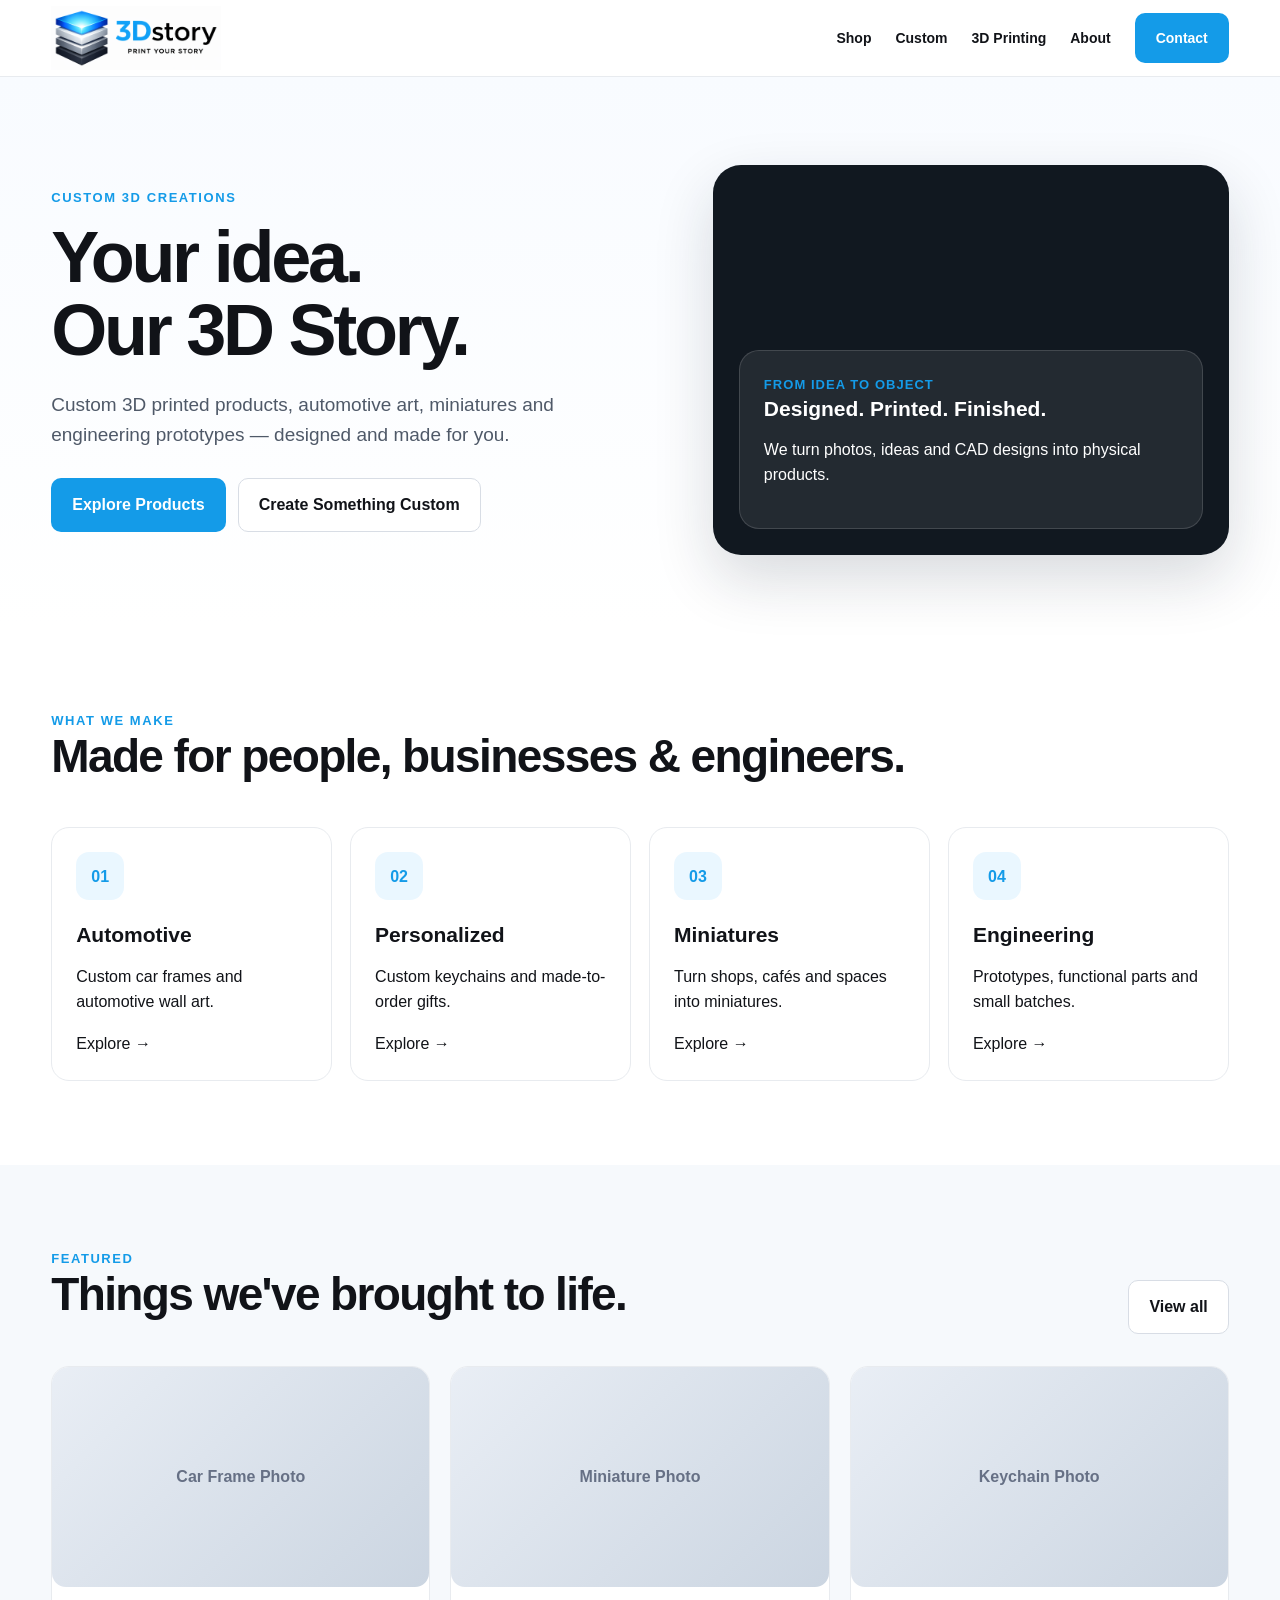
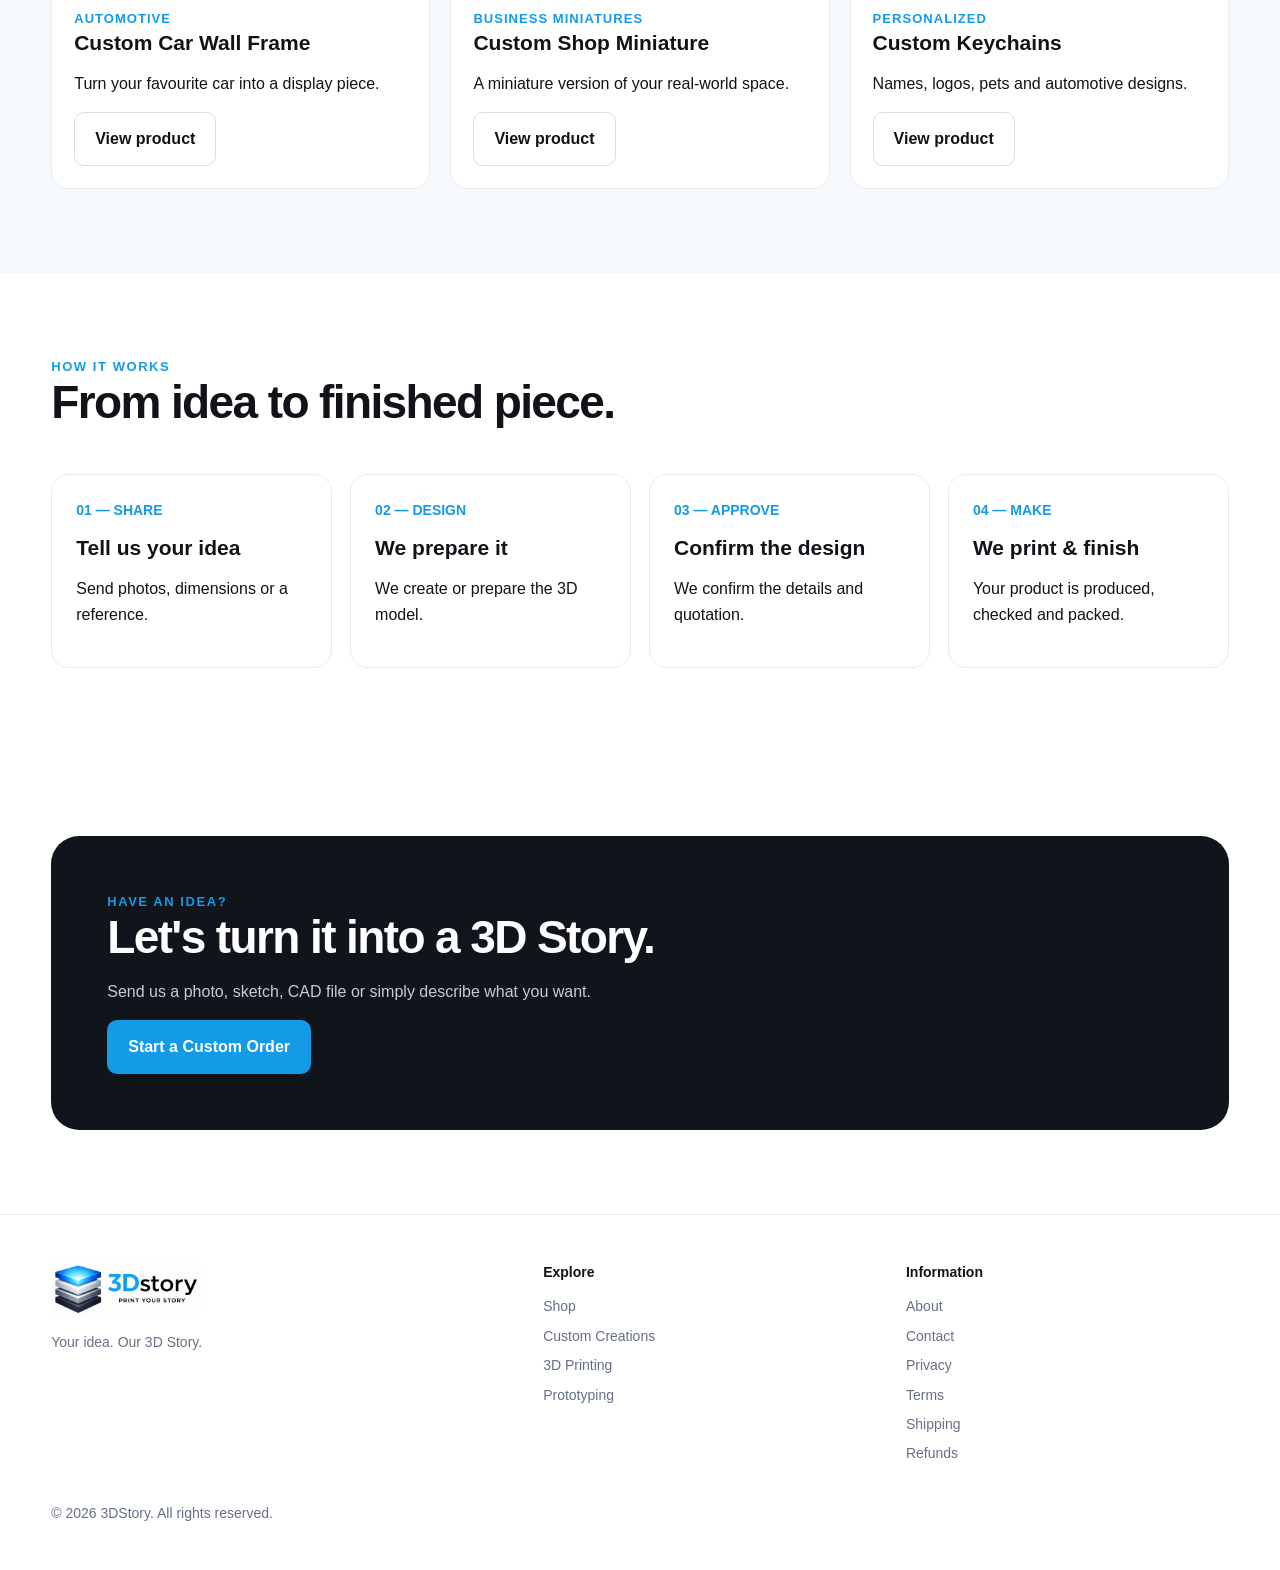
<file: index.html>
<!doctype html>
<html lang="en">
<head>
<meta charset="utf-8">
<meta name="viewport" content="width=device-width, initial-scale=1">
<title>3DStory | Your Idea. Our 3D Story.</title>
<meta name="description" content="3DStory creates custom 3D printed products, miniatures, automotive wall art, prototypes and small-batch parts.">
<link rel="icon" href="assets/favicon.png">
<link rel="stylesheet" href="assets/style.css">
<link rel="canonical" href="https://3dstory.in/">
</head>
<body><header class="header"><div class="container nav">
<a href="index.html"><img class="logo" src="assets/logo.png" alt="3DStory logo"></a>
<nav class="navlinks">
<a href="shop.html">Shop</a><a href="custom.html">Custom</a><a href="3d-printing.html">3D Printing</a><a href="about.html">About</a><a class="btn btn-primary" href="contact.html">Contact</a>
</nav><span class="mobile-menu">Menu</span>
</div></header>
<section class="hero">
  <div class="container hero-grid">
    <div>
      <div class="eyebrow">Custom 3D creations</div>
      <h1>Your idea.<br>Our 3D Story.</h1>
      <p class="lead">Custom 3D printed products, automotive art, miniatures and engineering prototypes — designed and made for you.</p>
      <div class="actions"><a class="btn btn-primary" href="shop.html">Explore Products</a><a class="btn btn-secondary" href="custom.html">Create Something Custom</a></div>
    </div>
    <div class="hero-card">
      <div class="hero-card-inner"><div class="kicker">From idea to object</div><h3>Designed. Printed. Finished.</h3><p>We turn photos, ideas and CAD designs into physical products.</p></div>
    </div>
  </div>
</section>
<section class="section">
  <div class="container">
    <div class="section-head"><div><div class="eyebrow">What we make</div><h2>Made for people, businesses & engineers.</h2></div></div>
    <div class="grid-4">
      <div class="card"><div class="icon">01</div><h3>Automotive</h3><p>Custom car frames and automotive wall art.</p><a href="car-frames.html">Explore →</a></div>
      <div class="card"><div class="icon">02</div><h3>Personalized</h3><p>Custom keychains and made-to-order gifts.</p><a href="keychains.html">Explore →</a></div>
      <div class="card"><div class="icon">03</div><h3>Miniatures</h3><p>Turn shops, cafés and spaces into miniatures.</p><a href="miniatures.html">Explore →</a></div>
      <div class="card"><div class="icon">04</div><h3>Engineering</h3><p>Prototypes, functional parts and small batches.</p><a href="3d-printing.html">Explore →</a></div>
    </div>
  </div>
</section>
<section class="section section-soft">
  <div class="container">
    <div class="section-head"><div><div class="eyebrow">Featured</div><h2>Things we've brought to life.</h2></div><a class="btn btn-secondary" href="shop.html">View all</a></div>
    <div class="grid-3">
      <article class="card product-card"><div class="product-image">Car Frame Photo</div><div class="body"><div class="kicker">Automotive</div><h3>Custom Car Wall Frame</h3><p>Turn your favourite car into a display piece.</p><a class="btn btn-secondary" href="car-frames.html">View product</a></div></article>
      <article class="card product-card"><div class="product-image">Miniature Photo</div><div class="body"><div class="kicker">Business Miniatures</div><h3>Custom Shop Miniature</h3><p>A miniature version of your real-world space.</p><a class="btn btn-secondary" href="miniatures.html">View product</a></div></article>
      <article class="card product-card"><div class="product-image">Keychain Photo</div><div class="body"><div class="kicker">Personalized</div><h3>Custom Keychains</h3><p>Names, logos, pets and automotive designs.</p><a class="btn btn-secondary" href="keychains.html">View product</a></div></article>
    </div>
  </div>
</section>
<section class="section">
  <div class="container">
    <div class="section-head"><div><div class="eyebrow">How it works</div><h2>From idea to finished piece.</h2></div></div>
    <div class="steps">
      <div class="card"><div class="step-num">01 — SHARE</div><h3>Tell us your idea</h3><p>Send photos, dimensions or a reference.</p></div>
      <div class="card"><div class="step-num">02 — DESIGN</div><h3>We prepare it</h3><p>We create or prepare the 3D model.</p></div>
      <div class="card"><div class="step-num">03 — APPROVE</div><h3>Confirm the design</h3><p>We confirm the details and quotation.</p></div>
      <div class="card"><div class="step-num">04 — MAKE</div><h3>We print & finish</h3><p>Your product is produced, checked and packed.</p></div>
    </div>
  </div>
</section>
<section class="section">
  <div class="container cta"><div class="eyebrow">Have an idea?</div><h2>Let's turn it into a 3D Story.</h2><p>Send us a photo, sketch, CAD file or simply describe what you want.</p><a class="btn btn-primary" href="custom.html">Start a Custom Order</a></div>
</section>
<footer class="footer"><div class="container footer-grid">
<div><img class="logo" src="assets/logo.png" alt="3DStory" style="width:150px"><p>Your idea. Our 3D Story.</p></div>
<div><h4>Explore</h4><a href="shop.html">Shop</a><a href="custom.html">Custom Creations</a><a href="3d-printing.html">3D Printing</a><a href="prototyping.html">Prototyping</a></div>
<div><h4>Information</h4><a href="about.html">About</a><a href="contact.html">Contact</a><a href="privacy.html">Privacy</a><a href="terms.html">Terms</a><a href="shipping.html">Shipping</a><a href="refunds.html">Refunds</a></div>
</div><div class="container" style="margin-top:30px">© 2026 3DStory. All rights reserved.</div></footer></body>
</html>
</file>
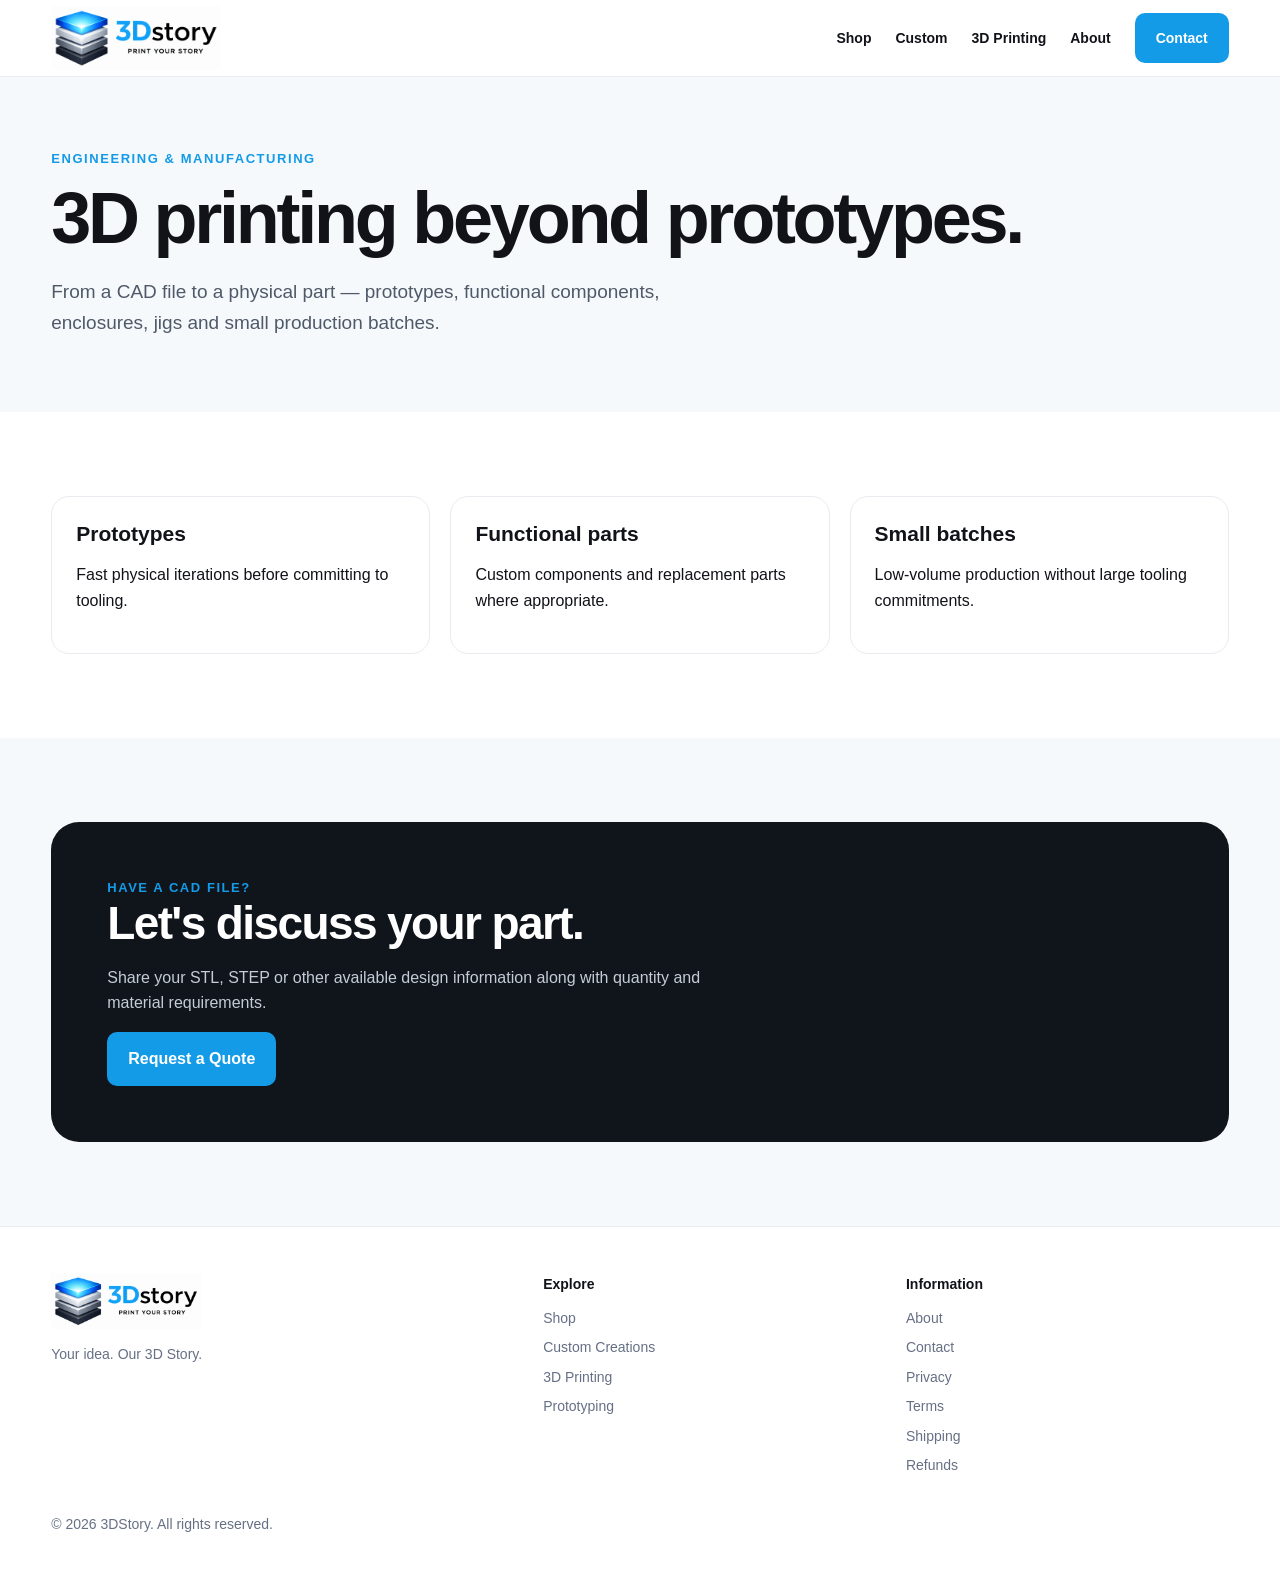
<file: 3d-printing.html>
<!doctype html>
<html lang="en">
<head>
<meta charset="utf-8">
<meta name="viewport" content="width=device-width, initial-scale=1">
<title>3D Printing Services | 3DStory</title>
<meta name="description" content="3D printing, prototypes, functional parts and small-batch manufacturing by 3DStory.">
<link rel="icon" href="assets/favicon.png">
<link rel="stylesheet" href="assets/style.css">
<link rel="canonical" href="https://3dstory.in/3d-printing.html">
</head>
<body><header class="header"><div class="container nav">
<a href="index.html"><img class="logo" src="assets/logo.png" alt="3DStory logo"></a>
<nav class="navlinks">
<a href="shop.html">Shop</a><a href="custom.html">Custom</a><a href="3d-printing.html">3D Printing</a><a href="about.html">About</a><a class="btn btn-primary" href="contact.html">Contact</a>
</nav><span class="mobile-menu">Menu</span>
</div></header>
<section class="page-hero"><div class="container"><div class="eyebrow">Engineering & manufacturing</div><h1>3D printing beyond prototypes.</h1><p class="lead">From a CAD file to a physical part — prototypes, functional components, enclosures, jigs and small production batches.</p></div></section>
<section class="section"><div class="container grid-3"><div class="card"><h3>Prototypes</h3><p>Fast physical iterations before committing to tooling.</p></div><div class="card"><h3>Functional parts</h3><p>Custom components and replacement parts where appropriate.</p></div><div class="card"><h3>Small batches</h3><p>Low-volume production without large tooling commitments.</p></div></div></section>
<section class="section section-soft"><div class="container cta"><div class="eyebrow">Have a CAD file?</div><h2>Let's discuss your part.</h2><p>Share your STL, STEP or other available design information along with quantity and material requirements.</p><a class="btn btn-primary" href="custom.html">Request a Quote</a></div></section>
<footer class="footer"><div class="container footer-grid">
<div><img class="logo" src="assets/logo.png" alt="3DStory" style="width:150px"><p>Your idea. Our 3D Story.</p></div>
<div><h4>Explore</h4><a href="shop.html">Shop</a><a href="custom.html">Custom Creations</a><a href="3d-printing.html">3D Printing</a><a href="prototyping.html">Prototyping</a></div>
<div><h4>Information</h4><a href="about.html">About</a><a href="contact.html">Contact</a><a href="privacy.html">Privacy</a><a href="terms.html">Terms</a><a href="shipping.html">Shipping</a><a href="refunds.html">Refunds</a></div>
</div><div class="container" style="margin-top:30px">© 2026 3DStory. All rights reserved.</div></footer></body>
</html>
</file>
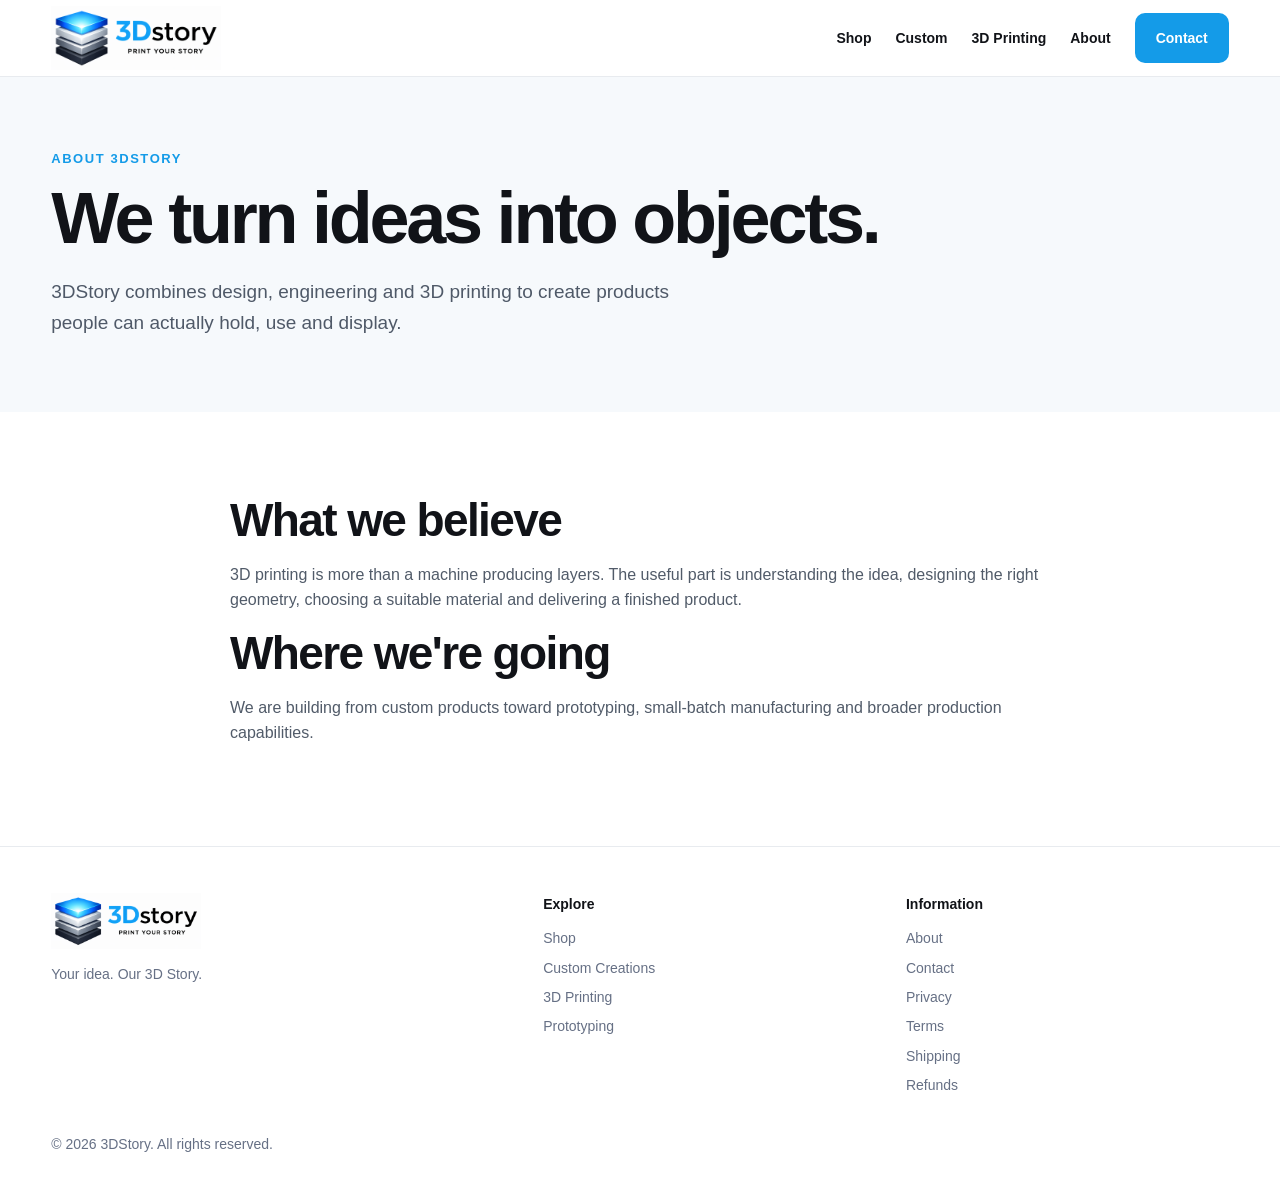
<file: about.html>
<!doctype html>
<html lang="en">
<head>
<meta charset="utf-8">
<meta name="viewport" content="width=device-width, initial-scale=1">
<title>About 3DStory</title>
<meta name="description" content="Learn about 3DStory and our approach to custom 3D design, printing and manufacturing.">
<link rel="icon" href="assets/favicon.png">
<link rel="stylesheet" href="assets/style.css">
<link rel="canonical" href="https://3dstory.in/about.html">
</head>
<body><header class="header"><div class="container nav">
<a href="index.html"><img class="logo" src="assets/logo.png" alt="3DStory logo"></a>
<nav class="navlinks">
<a href="shop.html">Shop</a><a href="custom.html">Custom</a><a href="3d-printing.html">3D Printing</a><a href="about.html">About</a><a class="btn btn-primary" href="contact.html">Contact</a>
</nav><span class="mobile-menu">Menu</span>
</div></header>
<section class="page-hero"><div class="container"><div class="eyebrow">About 3DStory</div><h1>We turn ideas into objects.</h1><p class="lead">3DStory combines design, engineering and 3D printing to create products people can actually hold, use and display.</p></div></section>
<section class="section"><div class="container prose"><h2>What we believe</h2><p>3D printing is more than a machine producing layers. The useful part is understanding the idea, designing the right geometry, choosing a suitable material and delivering a finished product.</p><h2>Where we're going</h2><p>We are building from custom products toward prototyping, small-batch manufacturing and broader production capabilities.</p></div></section>
<footer class="footer"><div class="container footer-grid">
<div><img class="logo" src="assets/logo.png" alt="3DStory" style="width:150px"><p>Your idea. Our 3D Story.</p></div>
<div><h4>Explore</h4><a href="shop.html">Shop</a><a href="custom.html">Custom Creations</a><a href="3d-printing.html">3D Printing</a><a href="prototyping.html">Prototyping</a></div>
<div><h4>Information</h4><a href="about.html">About</a><a href="contact.html">Contact</a><a href="privacy.html">Privacy</a><a href="terms.html">Terms</a><a href="shipping.html">Shipping</a><a href="refunds.html">Refunds</a></div>
</div><div class="container" style="margin-top:30px">© 2026 3DStory. All rights reserved.</div></footer></body>
</html>
</file>
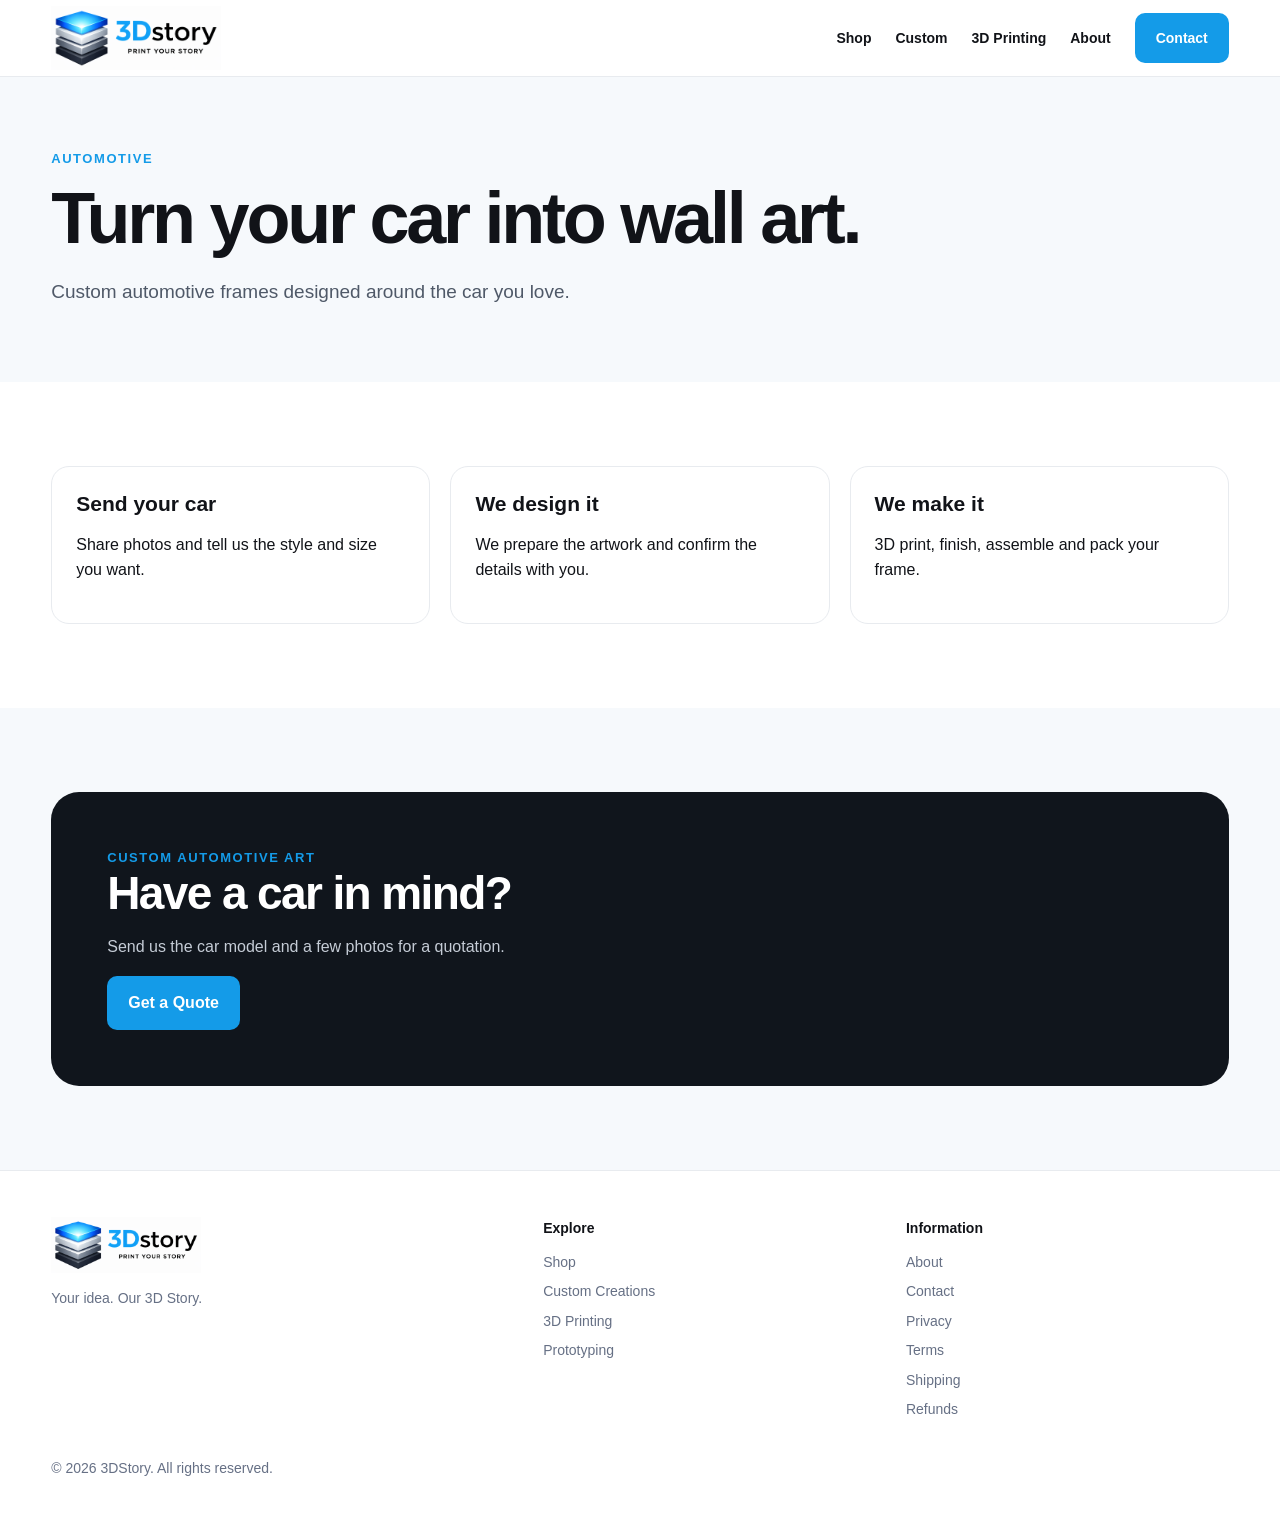
<file: car-frames.html>
<!doctype html>
<html lang="en">
<head>
<meta charset="utf-8">
<meta name="viewport" content="width=device-width, initial-scale=1">
<title>Custom Car Frames | 3DStory</title>
<meta name="description" content="Custom 3D printed automotive wall art and car frames from 3DStory.">
<link rel="icon" href="assets/favicon.png">
<link rel="stylesheet" href="assets/style.css">
<link rel="canonical" href="https://3dstory.in/car-frames.html">
</head>
<body><header class="header"><div class="container nav">
<a href="index.html"><img class="logo" src="assets/logo.png" alt="3DStory logo"></a>
<nav class="navlinks">
<a href="shop.html">Shop</a><a href="custom.html">Custom</a><a href="3d-printing.html">3D Printing</a><a href="about.html">About</a><a class="btn btn-primary" href="contact.html">Contact</a>
</nav><span class="mobile-menu">Menu</span>
</div></header>
<section class="page-hero"><div class="container"><div class="eyebrow">Automotive</div><h1>Turn your car into wall art.</h1><p class="lead">Custom automotive frames designed around the car you love.</p></div></section>
<section class="section"><div class="container grid-3"><div class="card"><h3>Send your car</h3><p>Share photos and tell us the style and size you want.</p></div><div class="card"><h3>We design it</h3><p>We prepare the artwork and confirm the details with you.</p></div><div class="card"><h3>We make it</h3><p>3D print, finish, assemble and pack your frame.</p></div></div></section>
<section class="section section-soft"><div class="container cta"><div class="eyebrow">Custom automotive art</div><h2>Have a car in mind?</h2><p>Send us the car model and a few photos for a quotation.</p><a class="btn btn-primary" href="custom.html">Get a Quote</a></div></section>
<footer class="footer"><div class="container footer-grid">
<div><img class="logo" src="assets/logo.png" alt="3DStory" style="width:150px"><p>Your idea. Our 3D Story.</p></div>
<div><h4>Explore</h4><a href="shop.html">Shop</a><a href="custom.html">Custom Creations</a><a href="3d-printing.html">3D Printing</a><a href="prototyping.html">Prototyping</a></div>
<div><h4>Information</h4><a href="about.html">About</a><a href="contact.html">Contact</a><a href="privacy.html">Privacy</a><a href="terms.html">Terms</a><a href="shipping.html">Shipping</a><a href="refunds.html">Refunds</a></div>
</div><div class="container" style="margin-top:30px">© 2026 3DStory. All rights reserved.</div></footer></body>
</html>
</file>
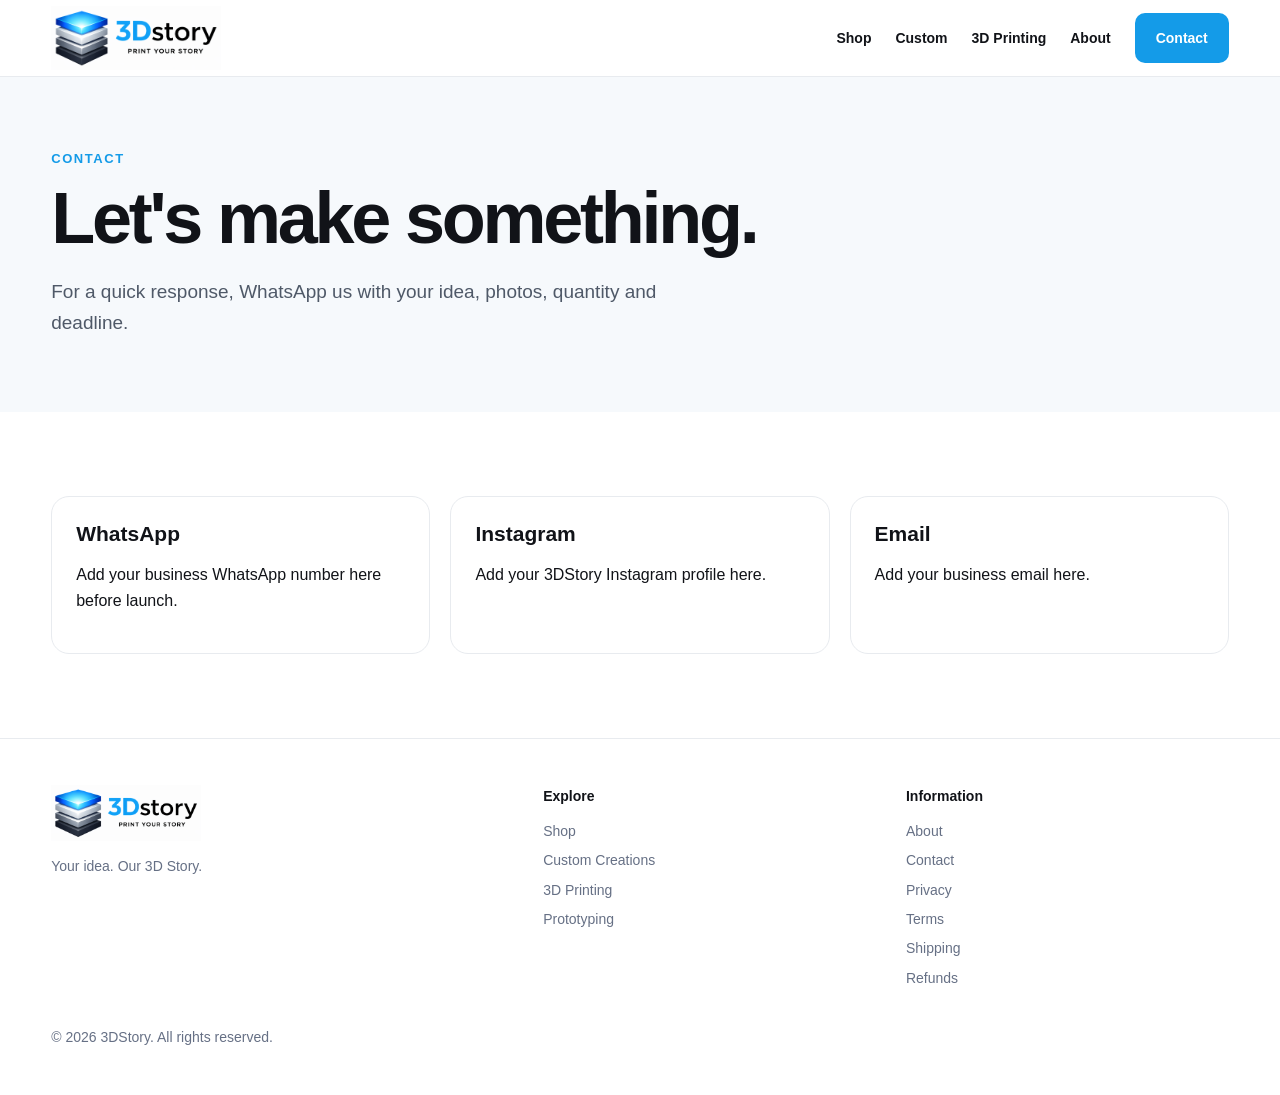
<file: contact.html>
<!doctype html>
<html lang="en">
<head>
<meta charset="utf-8">
<meta name="viewport" content="width=device-width, initial-scale=1">
<title>Contact 3DStory</title>
<meta name="description" content="Contact 3DStory for custom 3D printing, miniatures, car frames, keychains and prototyping.">
<link rel="icon" href="assets/favicon.png">
<link rel="stylesheet" href="assets/style.css">
<link rel="canonical" href="https://3dstory.in/contact.html">
</head>
<body><header class="header"><div class="container nav">
<a href="index.html"><img class="logo" src="assets/logo.png" alt="3DStory logo"></a>
<nav class="navlinks">
<a href="shop.html">Shop</a><a href="custom.html">Custom</a><a href="3d-printing.html">3D Printing</a><a href="about.html">About</a><a class="btn btn-primary" href="contact.html">Contact</a>
</nav><span class="mobile-menu">Menu</span>
</div></header>
<section class="page-hero"><div class="container"><div class="eyebrow">Contact</div><h1>Let's make something.</h1><p class="lead">For a quick response, WhatsApp us with your idea, photos, quantity and deadline.</p></div></section>
<section class="section"><div class="container grid-3"><div class="card"><h3>WhatsApp</h3><p>Add your business WhatsApp number here before launch.</p></div><div class="card"><h3>Instagram</h3><p>Add your 3DStory Instagram profile here.</p></div><div class="card"><h3>Email</h3><p>Add your business email here.</p></div></div></section>
<footer class="footer"><div class="container footer-grid">
<div><img class="logo" src="assets/logo.png" alt="3DStory" style="width:150px"><p>Your idea. Our 3D Story.</p></div>
<div><h4>Explore</h4><a href="shop.html">Shop</a><a href="custom.html">Custom Creations</a><a href="3d-printing.html">3D Printing</a><a href="prototyping.html">Prototyping</a></div>
<div><h4>Information</h4><a href="about.html">About</a><a href="contact.html">Contact</a><a href="privacy.html">Privacy</a><a href="terms.html">Terms</a><a href="shipping.html">Shipping</a><a href="refunds.html">Refunds</a></div>
</div><div class="container" style="margin-top:30px">© 2026 3DStory. All rights reserved.</div></footer></body>
</html>
</file>
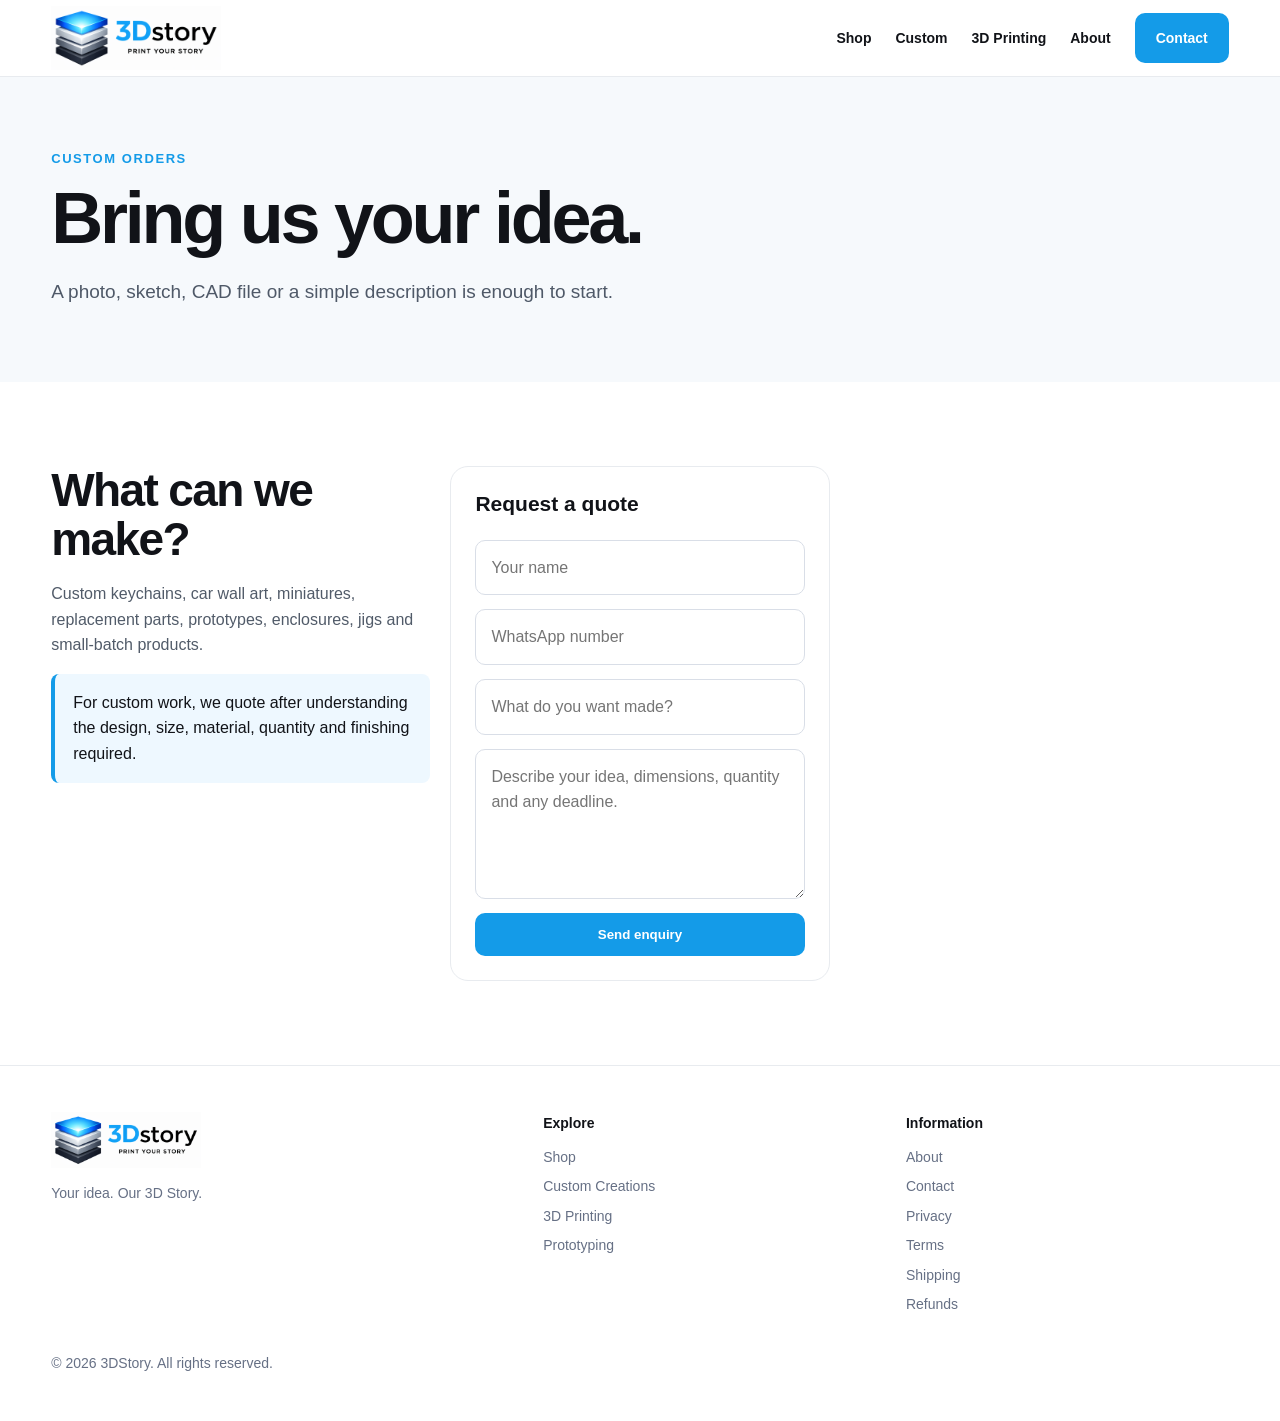
<file: custom.html>
<!doctype html>
<html lang="en">
<head>
<meta charset="utf-8">
<meta name="viewport" content="width=device-width, initial-scale=1">
<title>Custom 3D Creations | 3DStory</title>
<meta name="description" content="Request a custom 3D printed product, miniature, car frame or prototype from 3DStory.">
<link rel="icon" href="assets/favicon.png">
<link rel="stylesheet" href="assets/style.css">
<link rel="canonical" href="https://3dstory.in/custom.html">
</head>
<body><header class="header"><div class="container nav">
<a href="index.html"><img class="logo" src="assets/logo.png" alt="3DStory logo"></a>
<nav class="navlinks">
<a href="shop.html">Shop</a><a href="custom.html">Custom</a><a href="3d-printing.html">3D Printing</a><a href="about.html">About</a><a class="btn btn-primary" href="contact.html">Contact</a>
</nav><span class="mobile-menu">Menu</span>
</div></header>
<section class="page-hero"><div class="container"><div class="eyebrow">Custom orders</div><h1>Bring us your idea.</h1><p class="lead">A photo, sketch, CAD file or a simple description is enough to start.</p></div></section>
<section class="section"><div class="container grid-3"><div class="prose"><h2>What can we make?</h2><p>Custom keychains, car wall art, miniatures, replacement parts, prototypes, enclosures, jigs and small-batch products.</p><div class="notice">For custom work, we quote after understanding the design, size, material, quantity and finishing required.</div></div><form class="form card" action="https://wa.me/" method="get"><h3>Request a quote</h3><input placeholder="Your name"><input placeholder="WhatsApp number"><input placeholder="What do you want made?"><textarea placeholder="Describe your idea, dimensions, quantity and any deadline."></textarea><button class="btn btn-primary" type="button" onclick="alert('Add your WhatsApp number to this button before launch.')">Send enquiry</button></form></div></section>
<footer class="footer"><div class="container footer-grid">
<div><img class="logo" src="assets/logo.png" alt="3DStory" style="width:150px"><p>Your idea. Our 3D Story.</p></div>
<div><h4>Explore</h4><a href="shop.html">Shop</a><a href="custom.html">Custom Creations</a><a href="3d-printing.html">3D Printing</a><a href="prototyping.html">Prototyping</a></div>
<div><h4>Information</h4><a href="about.html">About</a><a href="contact.html">Contact</a><a href="privacy.html">Privacy</a><a href="terms.html">Terms</a><a href="shipping.html">Shipping</a><a href="refunds.html">Refunds</a></div>
</div><div class="container" style="margin-top:30px">© 2026 3DStory. All rights reserved.</div></footer></body>
</html>
</file>
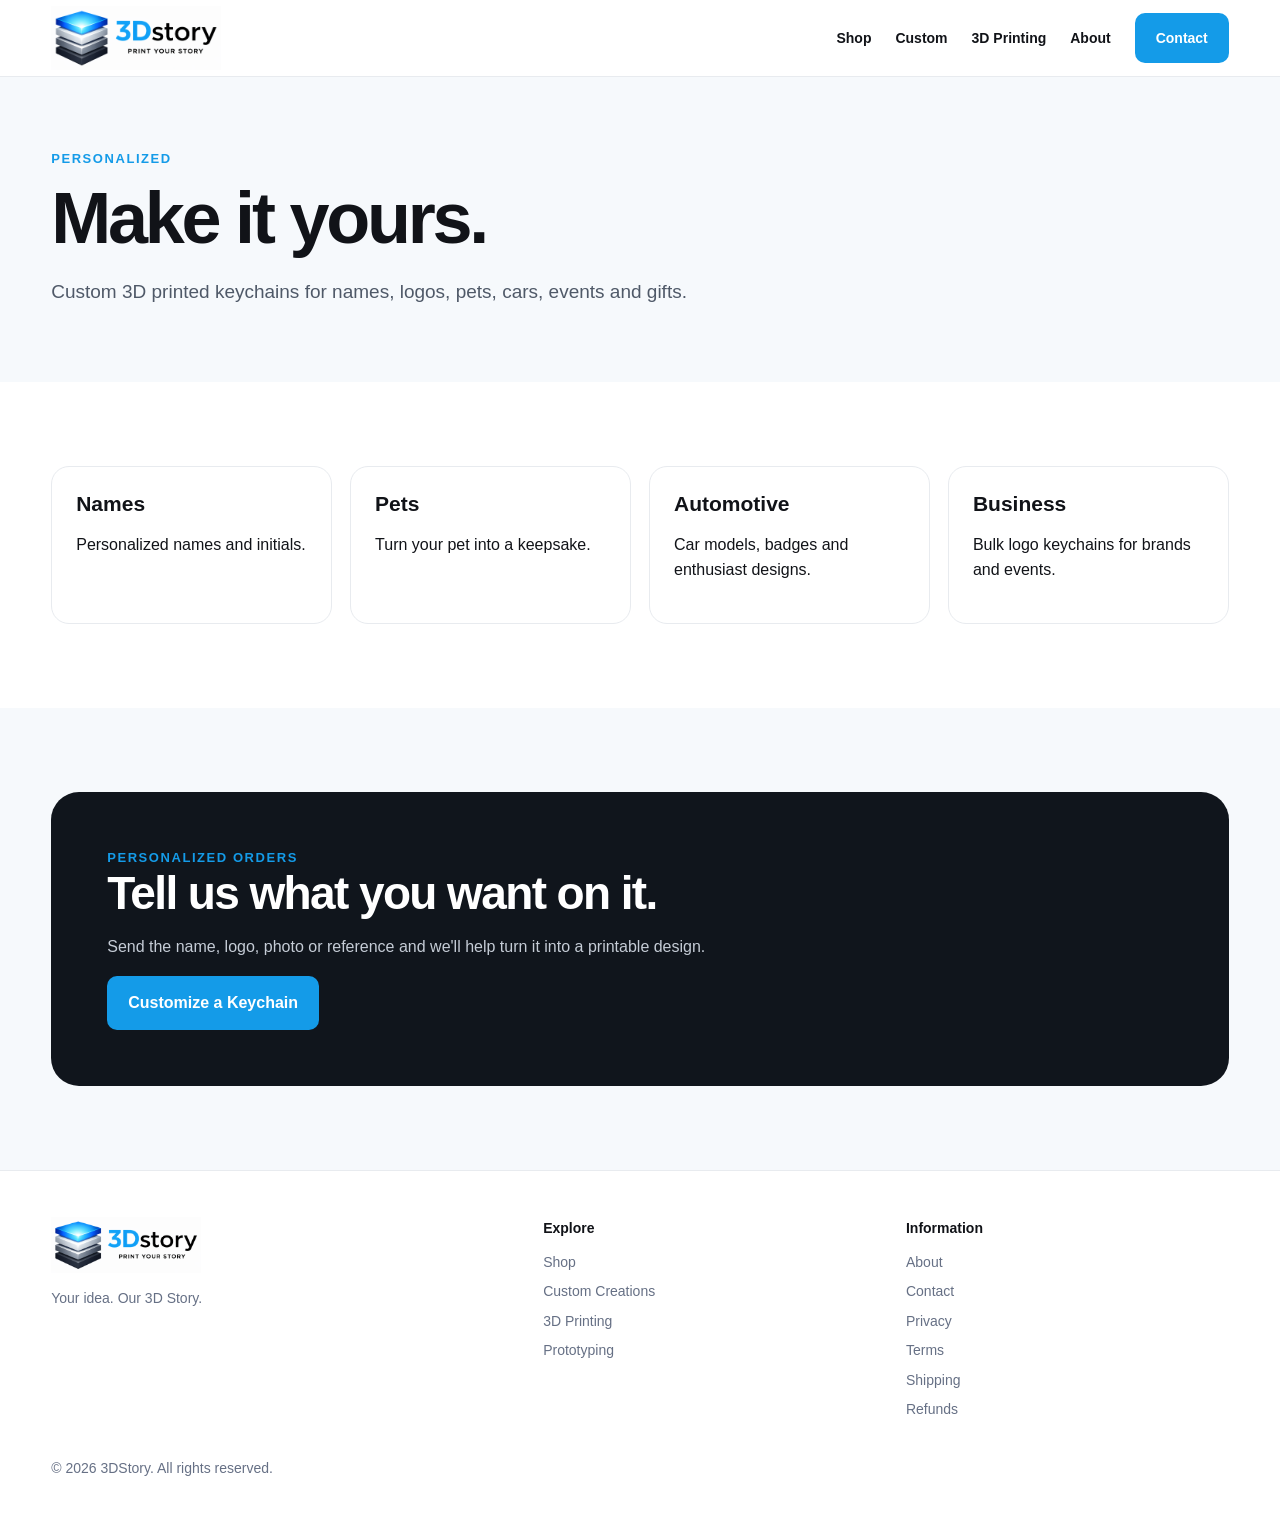
<file: keychains.html>
<!doctype html>
<html lang="en">
<head>
<meta charset="utf-8">
<meta name="viewport" content="width=device-width, initial-scale=1">
<title>Custom 3D Printed Keychains | 3DStory</title>
<meta name="description" content="Personalized 3D printed keychains including names, logos, pets and automotive designs.">
<link rel="icon" href="assets/favicon.png">
<link rel="stylesheet" href="assets/style.css">
<link rel="canonical" href="https://3dstory.in/keychains.html">
</head>
<body><header class="header"><div class="container nav">
<a href="index.html"><img class="logo" src="assets/logo.png" alt="3DStory logo"></a>
<nav class="navlinks">
<a href="shop.html">Shop</a><a href="custom.html">Custom</a><a href="3d-printing.html">3D Printing</a><a href="about.html">About</a><a class="btn btn-primary" href="contact.html">Contact</a>
</nav><span class="mobile-menu">Menu</span>
</div></header>
<section class="page-hero"><div class="container"><div class="eyebrow">Personalized</div><h1>Make it yours.</h1><p class="lead">Custom 3D printed keychains for names, logos, pets, cars, events and gifts.</p></div></section>
<section class="section"><div class="container grid-4">
<div class="card"><h3>Names</h3><p>Personalized names and initials.</p></div>
<div class="card"><h3>Pets</h3><p>Turn your pet into a keepsake.</p></div>
<div class="card"><h3>Automotive</h3><p>Car models, badges and enthusiast designs.</p></div>
<div class="card"><h3>Business</h3><p>Bulk logo keychains for brands and events.</p></div>
</div></section>
<section class="section section-soft"><div class="container cta"><div class="eyebrow">Personalized orders</div><h2>Tell us what you want on it.</h2><p>Send the name, logo, photo or reference and we'll help turn it into a printable design.</p><a class="btn btn-primary" href="custom.html">Customize a Keychain</a></div></section>
<footer class="footer"><div class="container footer-grid">
<div><img class="logo" src="assets/logo.png" alt="3DStory" style="width:150px"><p>Your idea. Our 3D Story.</p></div>
<div><h4>Explore</h4><a href="shop.html">Shop</a><a href="custom.html">Custom Creations</a><a href="3d-printing.html">3D Printing</a><a href="prototyping.html">Prototyping</a></div>
<div><h4>Information</h4><a href="about.html">About</a><a href="contact.html">Contact</a><a href="privacy.html">Privacy</a><a href="terms.html">Terms</a><a href="shipping.html">Shipping</a><a href="refunds.html">Refunds</a></div>
</div><div class="container" style="margin-top:30px">© 2026 3DStory. All rights reserved.</div></footer></body>
</html>
</file>
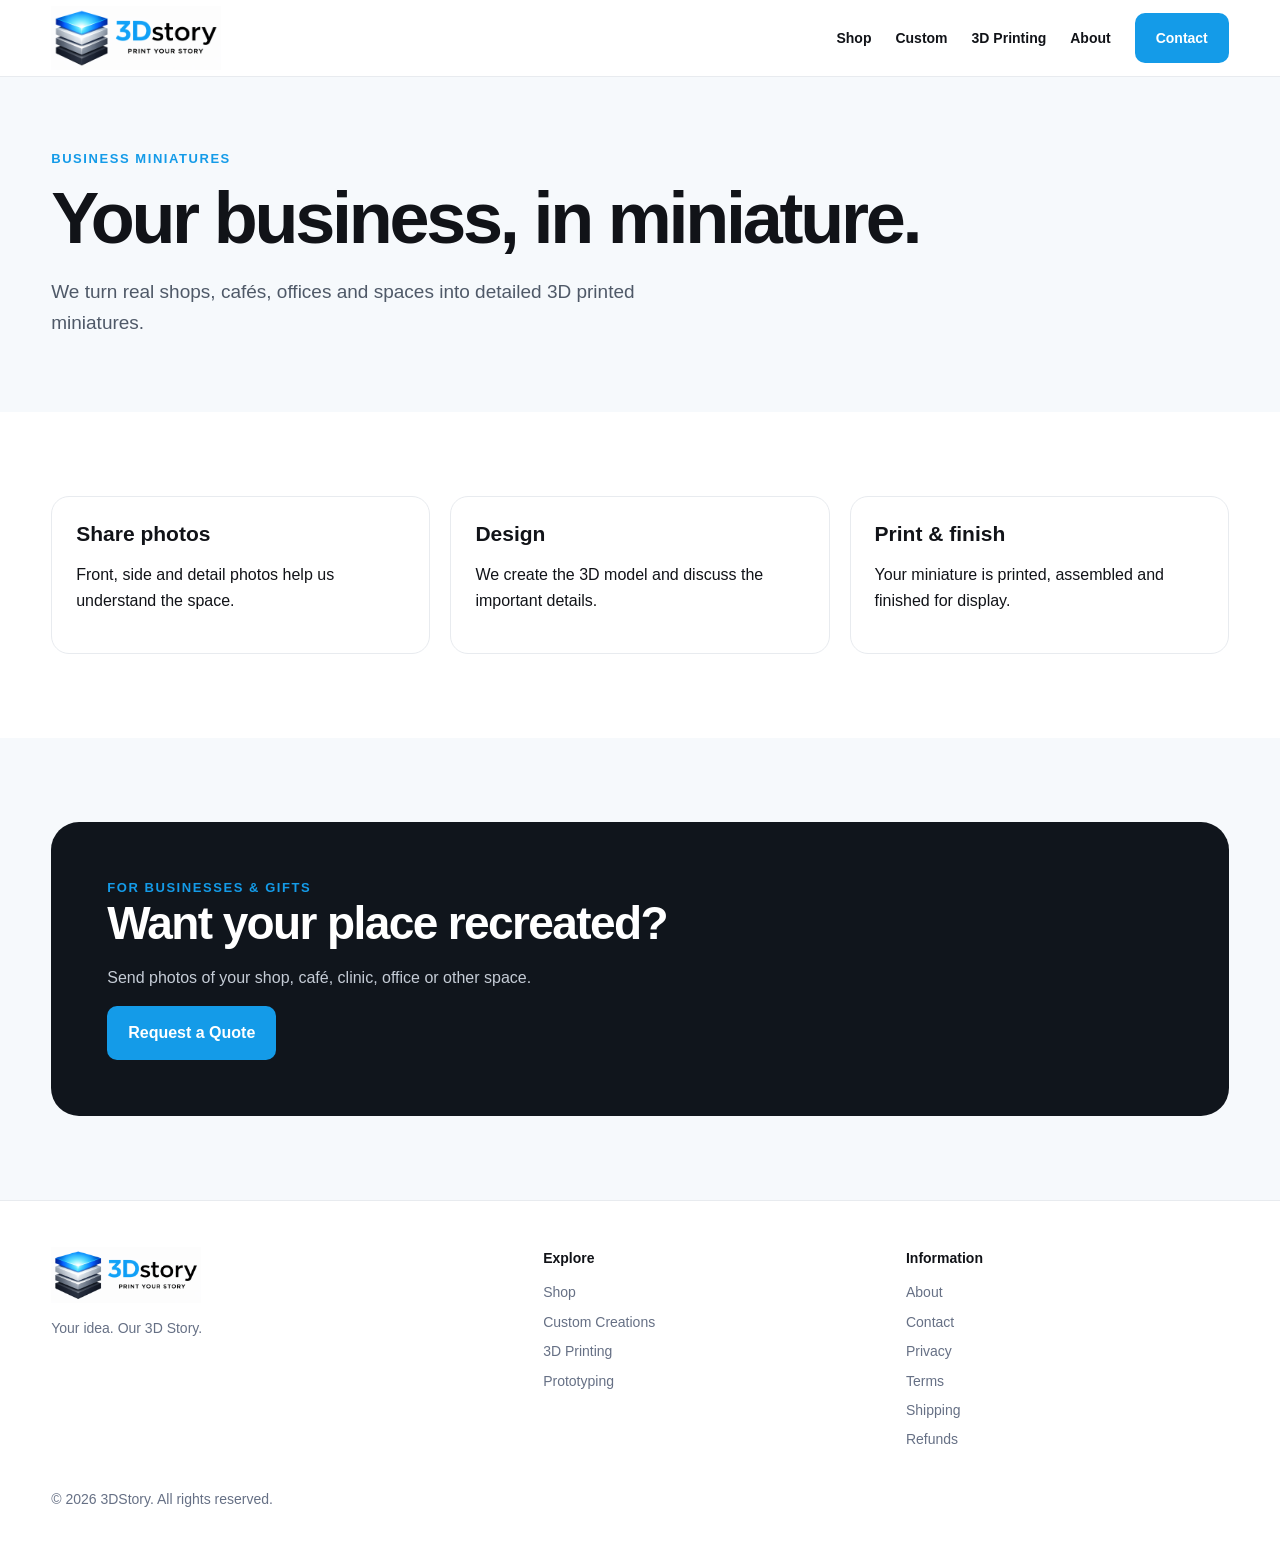
<file: miniatures.html>
<!doctype html>
<html lang="en">
<head>
<meta charset="utf-8">
<meta name="viewport" content="width=device-width, initial-scale=1">
<title>Custom Miniatures | 3DStory</title>
<meta name="description" content="Custom 3D printed shop, café, office and business miniatures by 3DStory.">
<link rel="icon" href="assets/favicon.png">
<link rel="stylesheet" href="assets/style.css">
<link rel="canonical" href="https://3dstory.in/miniatures.html">
</head>
<body><header class="header"><div class="container nav">
<a href="index.html"><img class="logo" src="assets/logo.png" alt="3DStory logo"></a>
<nav class="navlinks">
<a href="shop.html">Shop</a><a href="custom.html">Custom</a><a href="3d-printing.html">3D Printing</a><a href="about.html">About</a><a class="btn btn-primary" href="contact.html">Contact</a>
</nav><span class="mobile-menu">Menu</span>
</div></header>
<section class="page-hero"><div class="container"><div class="eyebrow">Business miniatures</div><h1>Your business, in miniature.</h1><p class="lead">We turn real shops, cafés, offices and spaces into detailed 3D printed miniatures.</p></div></section>
<section class="section"><div class="container grid-3"><div class="card"><h3>Share photos</h3><p>Front, side and detail photos help us understand the space.</p></div><div class="card"><h3>Design</h3><p>We create the 3D model and discuss the important details.</p></div><div class="card"><h3>Print & finish</h3><p>Your miniature is printed, assembled and finished for display.</p></div></div></section>
<section class="section section-soft"><div class="container cta"><div class="eyebrow">For businesses & gifts</div><h2>Want your place recreated?</h2><p>Send photos of your shop, café, clinic, office or other space.</p><a class="btn btn-primary" href="custom.html">Request a Quote</a></div></section>
<footer class="footer"><div class="container footer-grid">
<div><img class="logo" src="assets/logo.png" alt="3DStory" style="width:150px"><p>Your idea. Our 3D Story.</p></div>
<div><h4>Explore</h4><a href="shop.html">Shop</a><a href="custom.html">Custom Creations</a><a href="3d-printing.html">3D Printing</a><a href="prototyping.html">Prototyping</a></div>
<div><h4>Information</h4><a href="about.html">About</a><a href="contact.html">Contact</a><a href="privacy.html">Privacy</a><a href="terms.html">Terms</a><a href="shipping.html">Shipping</a><a href="refunds.html">Refunds</a></div>
</div><div class="container" style="margin-top:30px">© 2026 3DStory. All rights reserved.</div></footer></body>
</html>
</file>
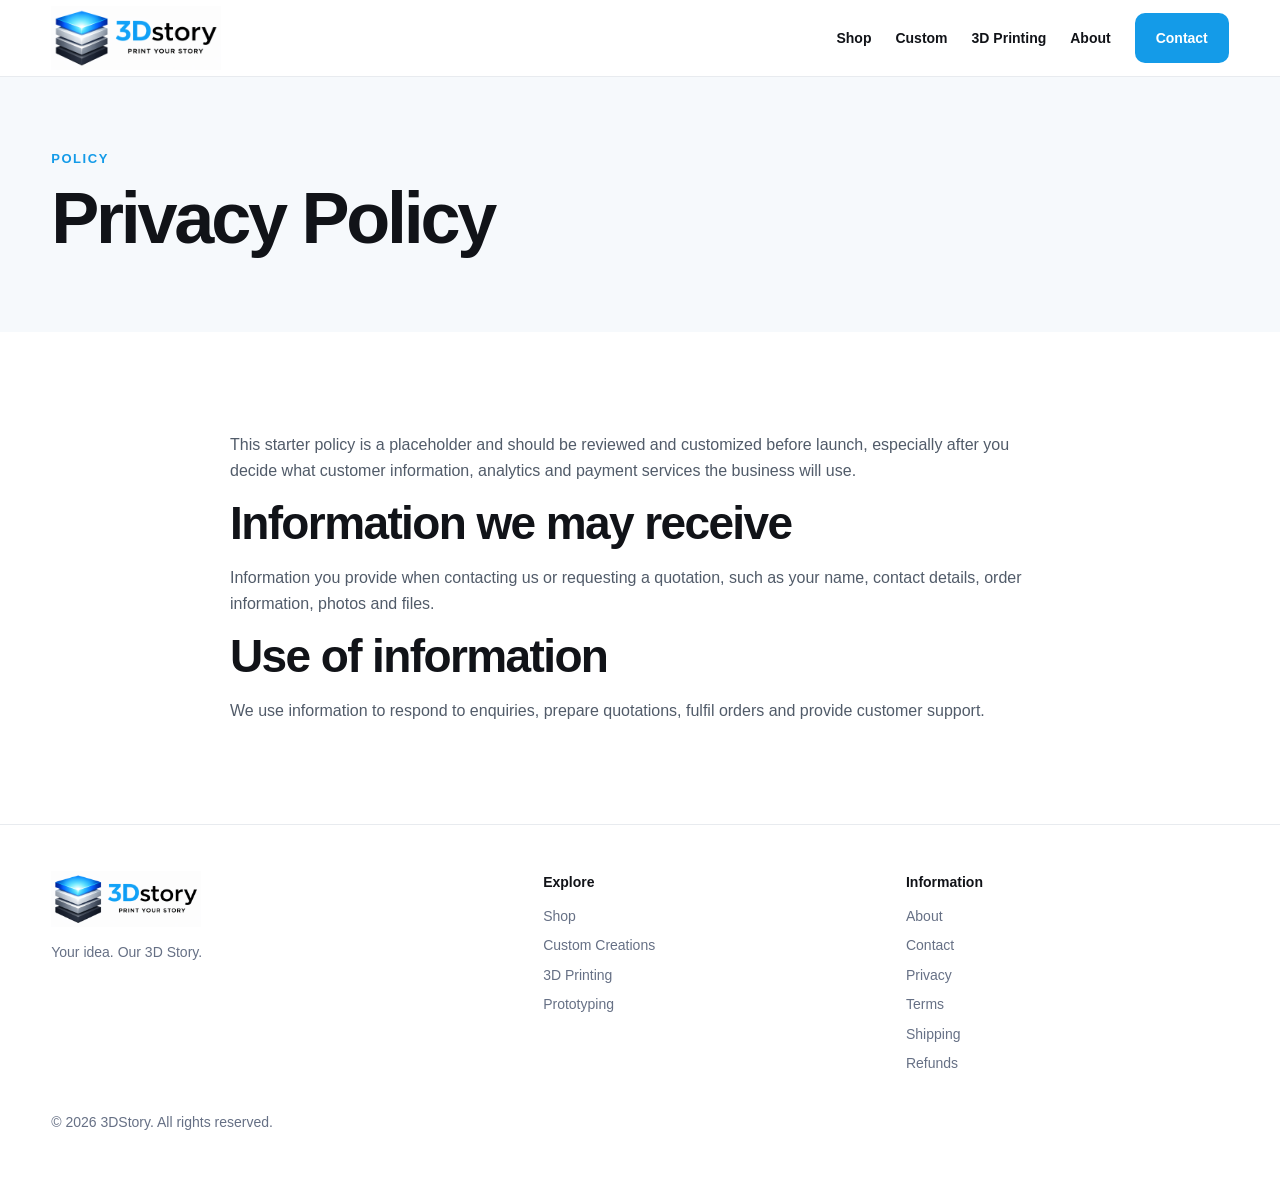
<file: privacy.html>
<!doctype html>
<html lang="en">
<head>
<meta charset="utf-8">
<meta name="viewport" content="width=device-width, initial-scale=1">
<title>Privacy Policy | 3DStory</title>
<meta name="description" content="3DStory privacy policy.">
<link rel="icon" href="assets/favicon.png">
<link rel="stylesheet" href="assets/style.css">
<link rel="canonical" href="https://3dstory.in/privacy.html">
</head>
<body><header class="header"><div class="container nav">
<a href="index.html"><img class="logo" src="assets/logo.png" alt="3DStory logo"></a>
<nav class="navlinks">
<a href="shop.html">Shop</a><a href="custom.html">Custom</a><a href="3d-printing.html">3D Printing</a><a href="about.html">About</a><a class="btn btn-primary" href="contact.html">Contact</a>
</nav><span class="mobile-menu">Menu</span>
</div></header>
<section class="page-hero"><div class="container"><div class="eyebrow">Policy</div><h1>Privacy Policy</h1></div></section>
<section class="section"><div class="container prose"><p>This starter policy is a placeholder and should be reviewed and customized before launch, especially after you decide what customer information, analytics and payment services the business will use.</p><h2>Information we may receive</h2><p>Information you provide when contacting us or requesting a quotation, such as your name, contact details, order information, photos and files.</p><h2>Use of information</h2><p>We use information to respond to enquiries, prepare quotations, fulfil orders and provide customer support.</p></div></section>
<footer class="footer"><div class="container footer-grid">
<div><img class="logo" src="assets/logo.png" alt="3DStory" style="width:150px"><p>Your idea. Our 3D Story.</p></div>
<div><h4>Explore</h4><a href="shop.html">Shop</a><a href="custom.html">Custom Creations</a><a href="3d-printing.html">3D Printing</a><a href="prototyping.html">Prototyping</a></div>
<div><h4>Information</h4><a href="about.html">About</a><a href="contact.html">Contact</a><a href="privacy.html">Privacy</a><a href="terms.html">Terms</a><a href="shipping.html">Shipping</a><a href="refunds.html">Refunds</a></div>
</div><div class="container" style="margin-top:30px">© 2026 3DStory. All rights reserved.</div></footer></body>
</html>
</file>
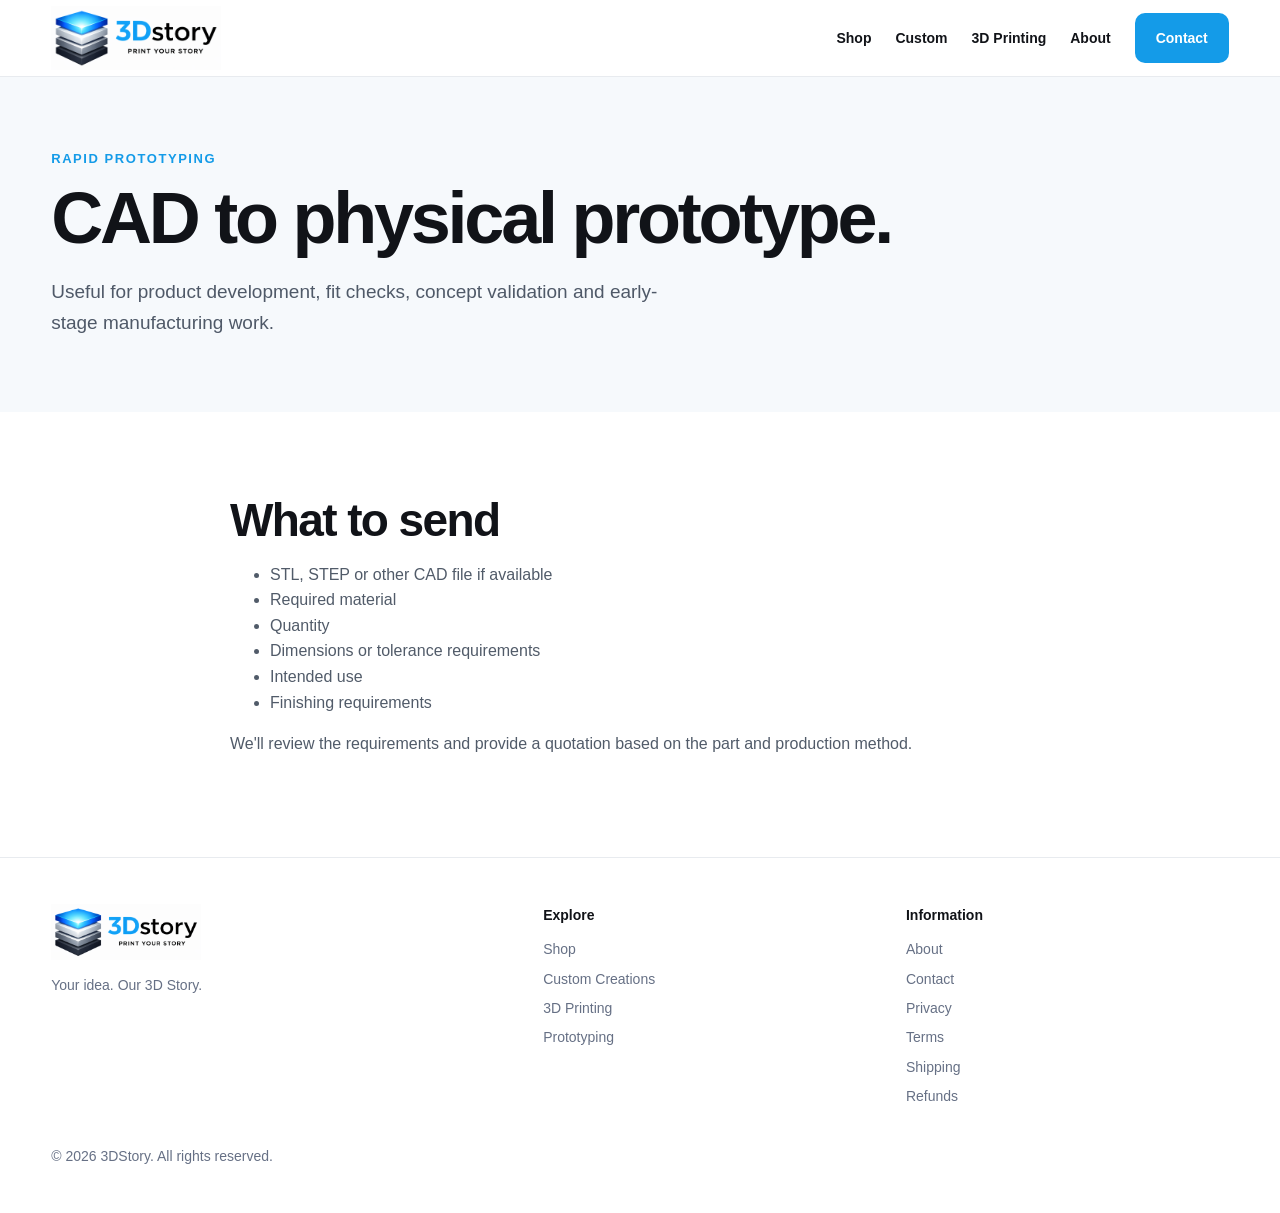
<file: prototyping.html>
<!doctype html>
<html lang="en">
<head>
<meta charset="utf-8">
<meta name="viewport" content="width=device-width, initial-scale=1">
<title>Rapid Prototyping | 3DStory</title>
<meta name="description" content="Rapid prototyping and engineering 3D printing services by 3DStory.">
<link rel="icon" href="assets/favicon.png">
<link rel="stylesheet" href="assets/style.css">
<link rel="canonical" href="https://3dstory.in/prototyping.html">
</head>
<body><header class="header"><div class="container nav">
<a href="index.html"><img class="logo" src="assets/logo.png" alt="3DStory logo"></a>
<nav class="navlinks">
<a href="shop.html">Shop</a><a href="custom.html">Custom</a><a href="3d-printing.html">3D Printing</a><a href="about.html">About</a><a class="btn btn-primary" href="contact.html">Contact</a>
</nav><span class="mobile-menu">Menu</span>
</div></header>
<section class="page-hero"><div class="container"><div class="eyebrow">Rapid prototyping</div><h1>CAD to physical prototype.</h1><p class="lead">Useful for product development, fit checks, concept validation and early-stage manufacturing work.</p></div></section>
<section class="section"><div class="container prose"><h2>What to send</h2><ul><li>STL, STEP or other CAD file if available</li><li>Required material</li><li>Quantity</li><li>Dimensions or tolerance requirements</li><li>Intended use</li><li>Finishing requirements</li></ul><p>We'll review the requirements and provide a quotation based on the part and production method.</p></div></section>
<footer class="footer"><div class="container footer-grid">
<div><img class="logo" src="assets/logo.png" alt="3DStory" style="width:150px"><p>Your idea. Our 3D Story.</p></div>
<div><h4>Explore</h4><a href="shop.html">Shop</a><a href="custom.html">Custom Creations</a><a href="3d-printing.html">3D Printing</a><a href="prototyping.html">Prototyping</a></div>
<div><h4>Information</h4><a href="about.html">About</a><a href="contact.html">Contact</a><a href="privacy.html">Privacy</a><a href="terms.html">Terms</a><a href="shipping.html">Shipping</a><a href="refunds.html">Refunds</a></div>
</div><div class="container" style="margin-top:30px">© 2026 3DStory. All rights reserved.</div></footer></body>
</html>
</file>
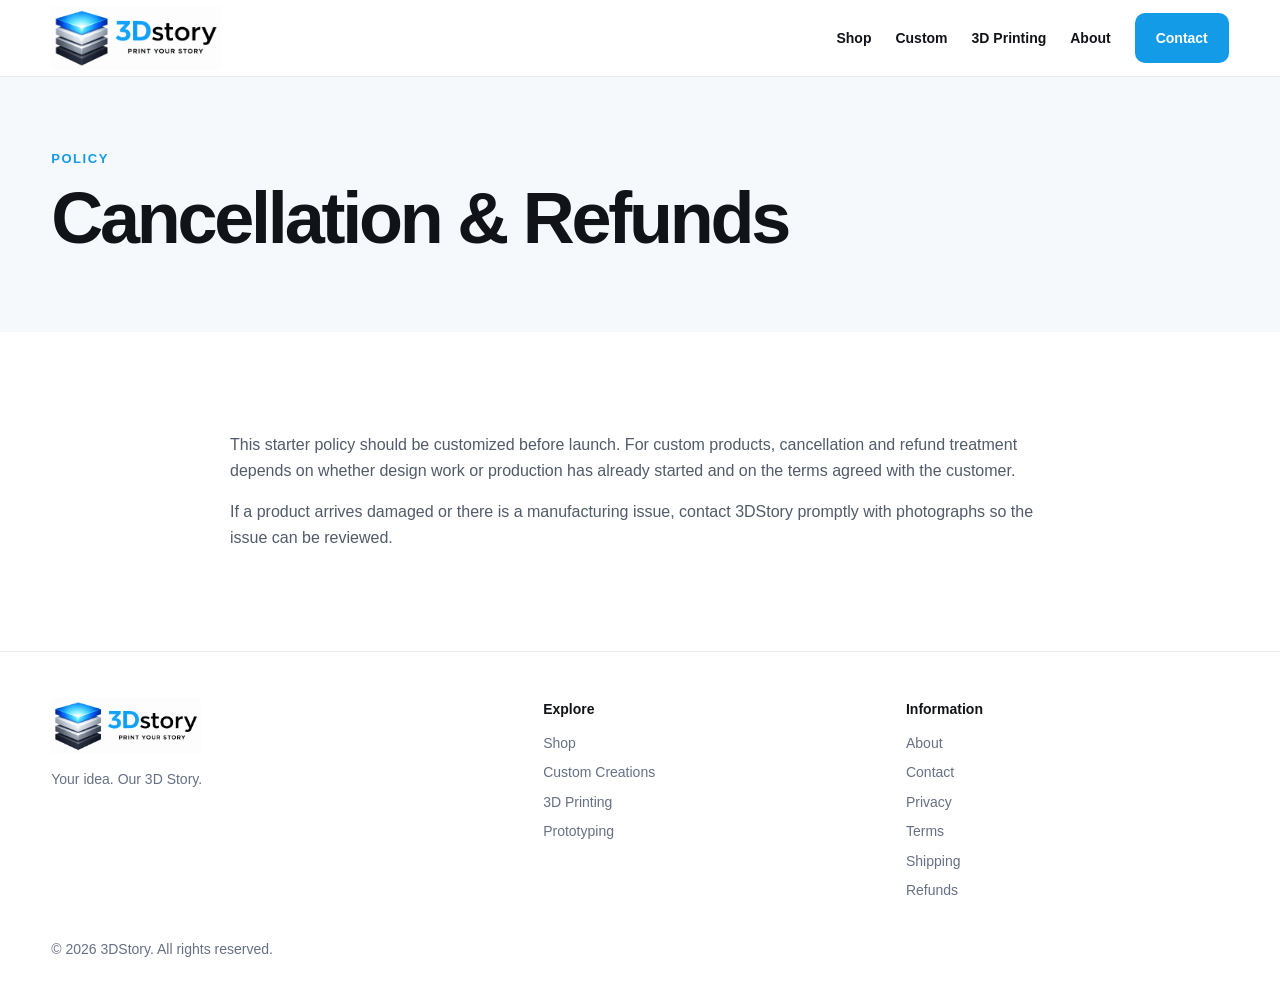
<file: refunds.html>
<!doctype html>
<html lang="en">
<head>
<meta charset="utf-8">
<meta name="viewport" content="width=device-width, initial-scale=1">
<title>Cancellation & Refund Policy | 3DStory</title>
<meta name="description" content="3DStory cancellation and refund policy.">
<link rel="icon" href="assets/favicon.png">
<link rel="stylesheet" href="assets/style.css">
<link rel="canonical" href="https://3dstory.in/refunds.html">
</head>
<body><header class="header"><div class="container nav">
<a href="index.html"><img class="logo" src="assets/logo.png" alt="3DStory logo"></a>
<nav class="navlinks">
<a href="shop.html">Shop</a><a href="custom.html">Custom</a><a href="3d-printing.html">3D Printing</a><a href="about.html">About</a><a class="btn btn-primary" href="contact.html">Contact</a>
</nav><span class="mobile-menu">Menu</span>
</div></header>
<section class="page-hero"><div class="container"><div class="eyebrow">Policy</div><h1>Cancellation & Refunds</h1></div></section>
<section class="section"><div class="container prose"><p>This starter policy should be customized before launch. For custom products, cancellation and refund treatment depends on whether design work or production has already started and on the terms agreed with the customer.</p><p>If a product arrives damaged or there is a manufacturing issue, contact 3DStory promptly with photographs so the issue can be reviewed.</p></div></section>
<footer class="footer"><div class="container footer-grid">
<div><img class="logo" src="assets/logo.png" alt="3DStory" style="width:150px"><p>Your idea. Our 3D Story.</p></div>
<div><h4>Explore</h4><a href="shop.html">Shop</a><a href="custom.html">Custom Creations</a><a href="3d-printing.html">3D Printing</a><a href="prototyping.html">Prototyping</a></div>
<div><h4>Information</h4><a href="about.html">About</a><a href="contact.html">Contact</a><a href="privacy.html">Privacy</a><a href="terms.html">Terms</a><a href="shipping.html">Shipping</a><a href="refunds.html">Refunds</a></div>
</div><div class="container" style="margin-top:30px">© 2026 3DStory. All rights reserved.</div></footer></body>
</html>
</file>
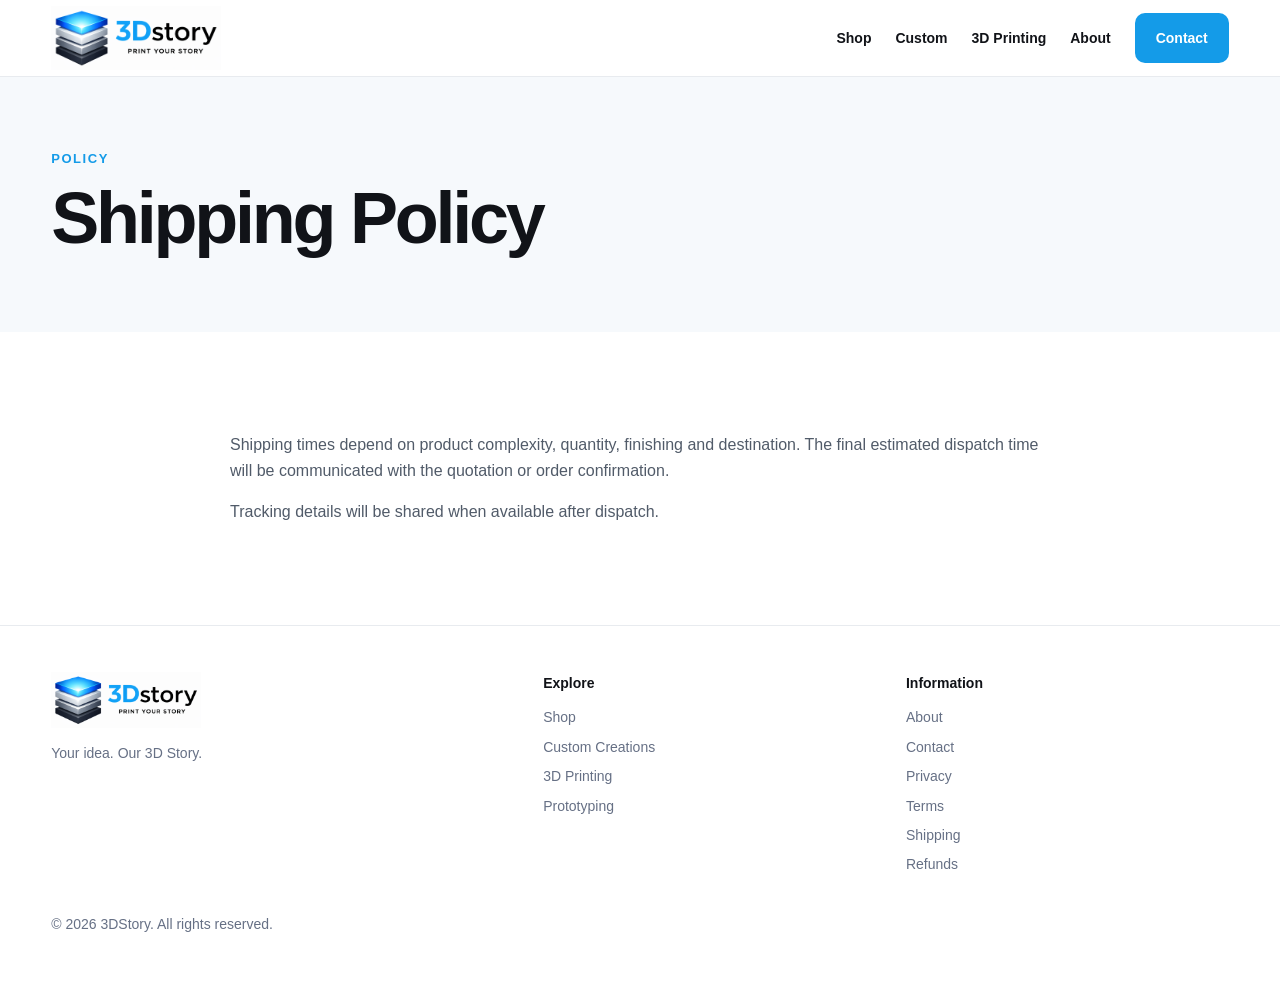
<file: shipping.html>
<!doctype html>
<html lang="en">
<head>
<meta charset="utf-8">
<meta name="viewport" content="width=device-width, initial-scale=1">
<title>Shipping Policy | 3DStory</title>
<meta name="description" content="3DStory shipping policy.">
<link rel="icon" href="assets/favicon.png">
<link rel="stylesheet" href="assets/style.css">
<link rel="canonical" href="https://3dstory.in/shipping.html">
</head>
<body><header class="header"><div class="container nav">
<a href="index.html"><img class="logo" src="assets/logo.png" alt="3DStory logo"></a>
<nav class="navlinks">
<a href="shop.html">Shop</a><a href="custom.html">Custom</a><a href="3d-printing.html">3D Printing</a><a href="about.html">About</a><a class="btn btn-primary" href="contact.html">Contact</a>
</nav><span class="mobile-menu">Menu</span>
</div></header>
<section class="page-hero"><div class="container"><div class="eyebrow">Policy</div><h1>Shipping Policy</h1></div></section>
<section class="section"><div class="container prose"><p>Shipping times depend on product complexity, quantity, finishing and destination. The final estimated dispatch time will be communicated with the quotation or order confirmation.</p><p>Tracking details will be shared when available after dispatch.</p></div></section>
<footer class="footer"><div class="container footer-grid">
<div><img class="logo" src="assets/logo.png" alt="3DStory" style="width:150px"><p>Your idea. Our 3D Story.</p></div>
<div><h4>Explore</h4><a href="shop.html">Shop</a><a href="custom.html">Custom Creations</a><a href="3d-printing.html">3D Printing</a><a href="prototyping.html">Prototyping</a></div>
<div><h4>Information</h4><a href="about.html">About</a><a href="contact.html">Contact</a><a href="privacy.html">Privacy</a><a href="terms.html">Terms</a><a href="shipping.html">Shipping</a><a href="refunds.html">Refunds</a></div>
</div><div class="container" style="margin-top:30px">© 2026 3DStory. All rights reserved.</div></footer></body>
</html>
</file>
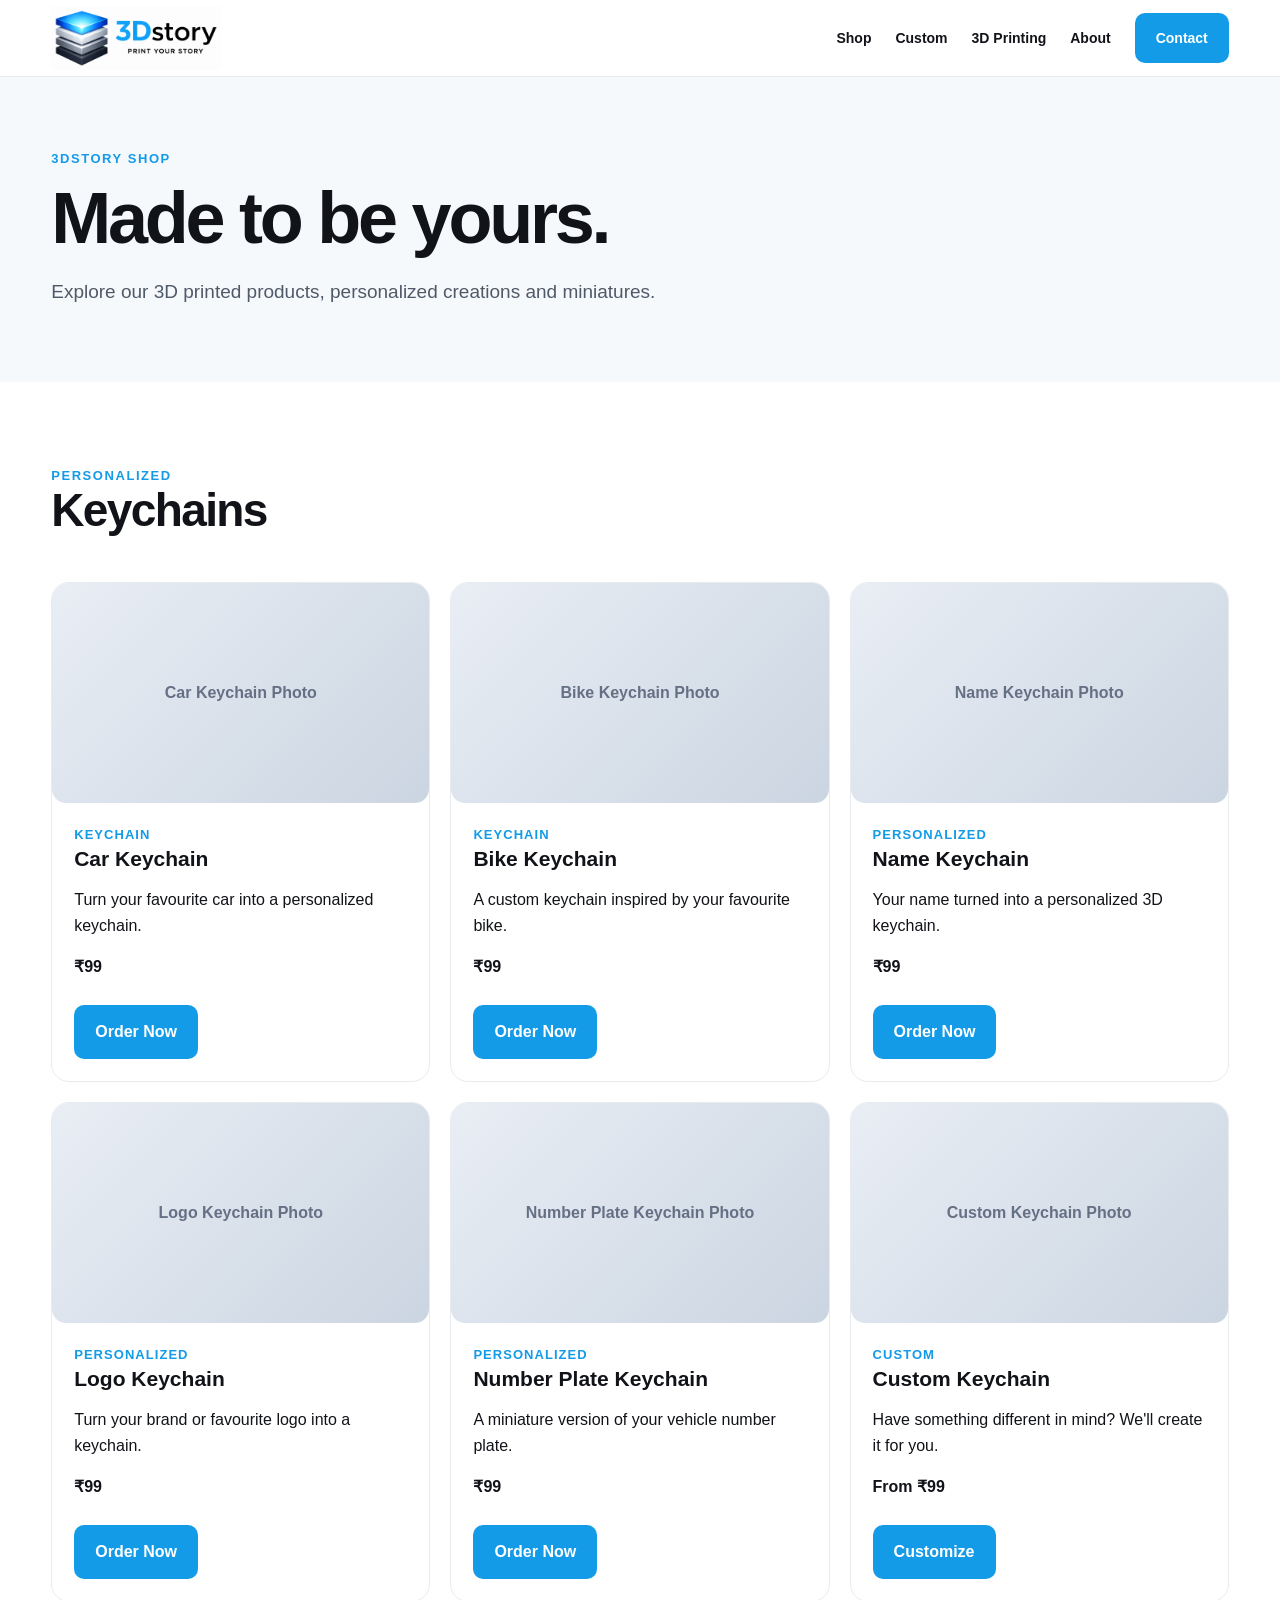
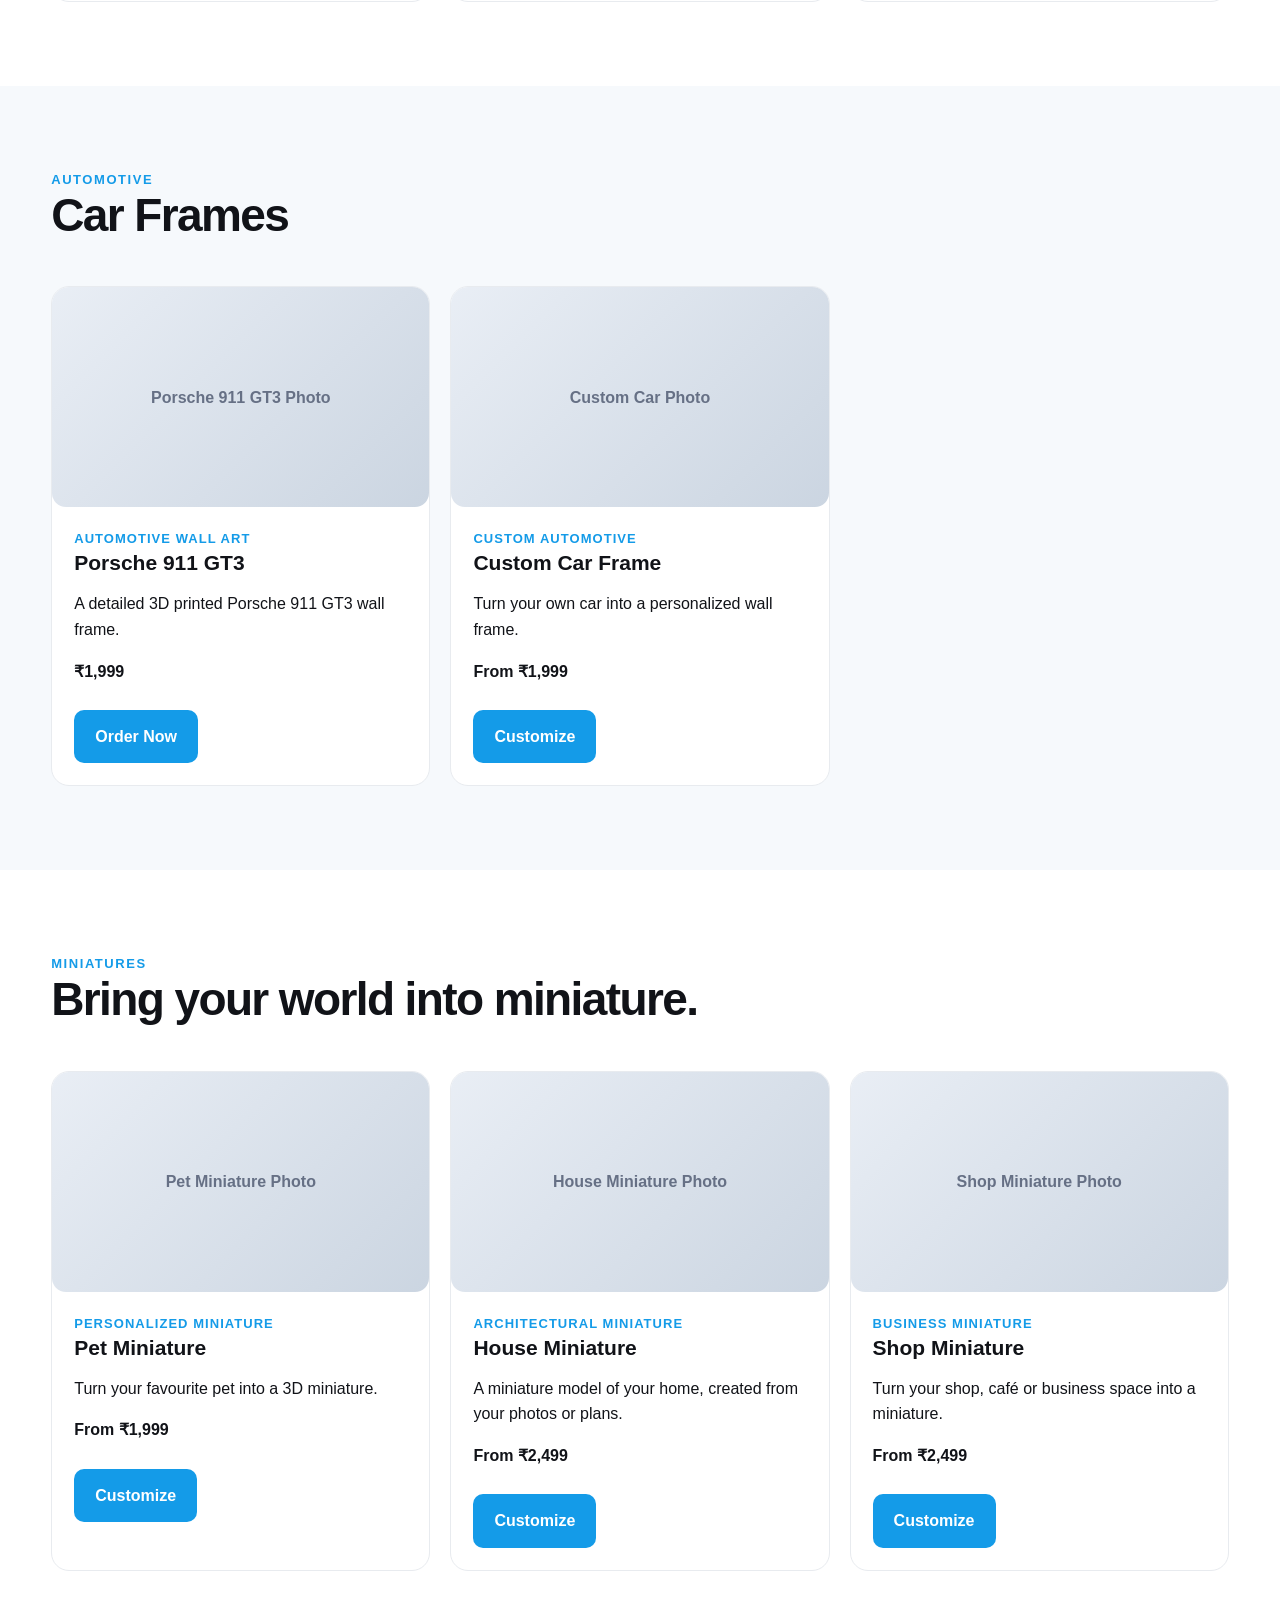
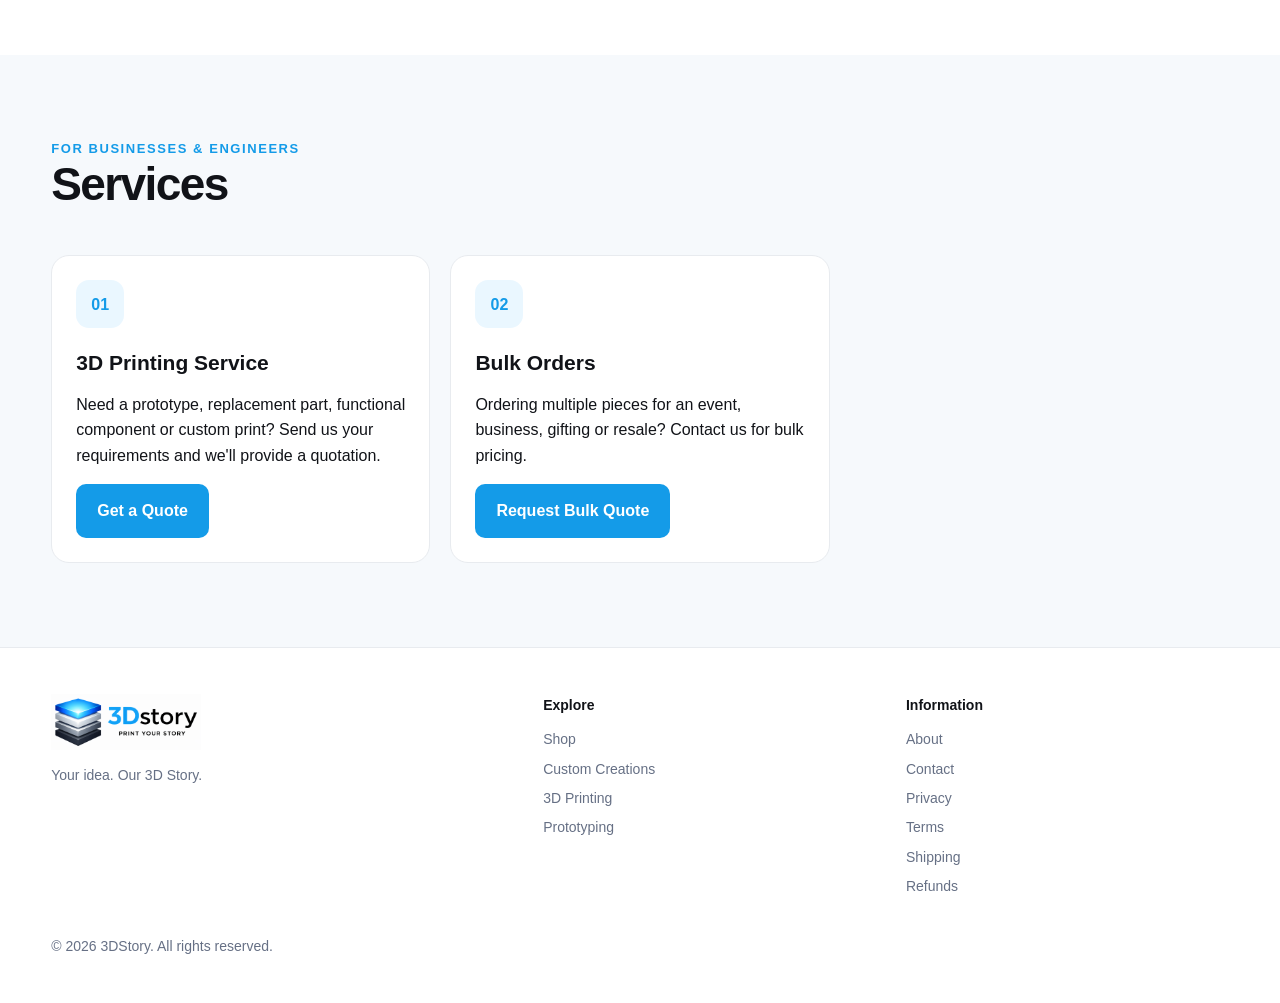
<file: shop.html>
<!doctype html>
<html lang="en">
<head>
<meta charset="utf-8">
<meta name="viewport" content="width=device-width, initial-scale=1">

<title>Shop | 3DStory</title>
<meta name="description" content="Shop custom 3D printed keychains, car frames and miniatures from 3DStory.">

<link rel="icon" href="assets/favicon.png">
<link rel="stylesheet" href="assets/style.css">
<link rel="canonical" href="https://3dstory.in/shop.html">
</head>

<body>

<header class="header">
  <div class="container nav">
    <a href="index.html">
      <img class="logo" src="assets/logo.png" alt="3DStory logo">
    </a>

    <nav class="navlinks">
      <a href="shop.html">Shop</a>
      <a href="custom.html">Custom</a>
      <a href="3d-printing.html">3D Printing</a>
      <a href="about.html">About</a>
      <a class="btn btn-primary" href="contact.html">Contact</a>
    </nav>

    <span class="mobile-menu">Menu</span>
  </div>
</header>


<section class="page-hero">
  <div class="container">
    <div class="eyebrow">3DStory Shop</div>
    <h1>Made to be yours.</h1>
    <p class="lead">
      Explore our 3D printed products, personalized creations and miniatures.
    </p>
  </div>
</section>


<!-- KEYCHAINS -->

<section class="section">
  <div class="container">

    <div class="section-head">
      <div>
        <div class="eyebrow">Personalized</div>
        <h2>Keychains</h2>
      </div>
    </div>

    <div class="grid-3">

      <article class="card product-card">
        <div class="product-image">Car Keychain Photo</div>
        <div class="body">
          <div class="kicker">Keychain</div>
          <h3>Car Keychain</h3>
          <p>Turn your favourite car into a personalized keychain.</p>
          <strong>₹99</strong>
          <br><br>
          <a class="btn btn-primary" href="contact.html">Order Now</a>
        </div>
      </article>


      <article class="card product-card">
        <div class="product-image">Bike Keychain Photo</div>
        <div class="body">
          <div class="kicker">Keychain</div>
          <h3>Bike Keychain</h3>
          <p>A custom keychain inspired by your favourite bike.</p>
          <strong>₹99</strong>
          <br><br>
          <a class="btn btn-primary" href="contact.html">Order Now</a>
        </div>
      </article>


      <article class="card product-card">
        <div class="product-image">Name Keychain Photo</div>
        <div class="body">
          <div class="kicker">Personalized</div>
          <h3>Name Keychain</h3>
          <p>Your name turned into a personalized 3D keychain.</p>
          <strong>₹99</strong>
          <br><br>
          <a class="btn btn-primary" href="contact.html">Order Now</a>
        </div>
      </article>


      <article class="card product-card">
        <div class="product-image">Logo Keychain Photo</div>
        <div class="body">
          <div class="kicker">Personalized</div>
          <h3>Logo Keychain</h3>
          <p>Turn your brand or favourite logo into a keychain.</p>
          <strong>₹99</strong>
          <br><br>
          <a class="btn btn-primary" href="contact.html">Order Now</a>
        </div>
      </article>


      <article class="card product-card">
        <div class="product-image">Number Plate Keychain Photo</div>
        <div class="body">
          <div class="kicker">Personalized</div>
          <h3>Number Plate Keychain</h3>
          <p>A miniature version of your vehicle number plate.</p>
          <strong>₹99</strong>
          <br><br>
          <a class="btn btn-primary" href="contact.html">Order Now</a>
        </div>
      </article>


      <article class="card product-card">
        <div class="product-image">Custom Keychain Photo</div>
        <div class="body">
          <div class="kicker">Custom</div>
          <h3>Custom Keychain</h3>
          <p>Have something different in mind? We'll create it for you.</p>
          <strong>From ₹99</strong>
          <br><br>
          <a class="btn btn-primary" href="custom.html">Customize</a>
        </div>
      </article>

    </div>
  </div>
</section>


<!-- CAR FRAMES -->

<section class="section section-soft">
  <div class="container">

    <div class="section-head">
      <div>
        <div class="eyebrow">Automotive</div>
        <h2>Car Frames</h2>
      </div>
    </div>

    <div class="grid-3">

      <article class="card product-card">
        <div class="product-image">Porsche 911 GT3 Photo</div>
        <div class="body">
          <div class="kicker">Automotive Wall Art</div>
          <h3>Porsche 911 GT3</h3>
          <p>A detailed 3D printed Porsche 911 GT3 wall frame.</p>
          <strong>₹1,999</strong>
          <br><br>
          <a class="btn btn-primary" href="contact.html">Order Now</a>
        </div>
      </article>


      <article class="card product-card">
        <div class="product-image">Custom Car Photo</div>
        <div class="body">
          <div class="kicker">Custom Automotive</div>
          <h3>Custom Car Frame</h3>
          <p>Turn your own car into a personalized wall frame.</p>
          <strong>From ₹1,999</strong>
          <br><br>
          <a class="btn btn-primary" href="custom.html">Customize</a>
        </div>
      </article>

    </div>
  </div>
</section>


<!-- MINIATURES -->

<section class="section">
  <div class="container">

    <div class="section-head">
      <div>
        <div class="eyebrow">Miniatures</div>
        <h2>Bring your world into miniature.</h2>
      </div>
    </div>

    <div class="grid-3">

      <article class="card product-card">
        <div class="product-image">Pet Miniature Photo</div>
        <div class="body">
          <div class="kicker">Personalized Miniature</div>
          <h3>Pet Miniature</h3>
          <p>Turn your favourite pet into a 3D miniature.</p>
          <strong>From ₹1,999</strong>
          <br><br>
          <a class="btn btn-primary" href="custom.html">Customize</a>
        </div>
      </article>


      <article class="card product-card">
        <div class="product-image">House Miniature Photo</div>
        <div class="body">
          <div class="kicker">Architectural Miniature</div>
          <h3>House Miniature</h3>
          <p>A miniature model of your home, created from your photos or plans.</p>
          <strong>From ₹2,499</strong>
          <br><br>
          <a class="btn btn-primary" href="custom.html">Customize</a>
        </div>
      </article>


      <article class="card product-card">
        <div class="product-image">Shop Miniature Photo</div>
        <div class="body">
          <div class="kicker">Business Miniature</div>
          <h3>Shop Miniature</h3>
          <p>Turn your shop, café or business space into a miniature.</p>
          <strong>From ₹2,499</strong>
          <br><br>
          <a class="btn btn-primary" href="custom.html">Customize</a>
        </div>
      </article>

    </div>
  </div>
</section>


<!-- SERVICES -->

<section class="section section-soft">
  <div class="container">

    <div class="section-head">
      <div>
        <div class="eyebrow">For businesses & engineers</div>
        <h2>Services</h2>
      </div>
    </div>

    <div class="grid-3">

      <article class="card">
        <div class="icon">01</div>
        <h3>3D Printing Service</h3>
        <p>
          Need a prototype, replacement part, functional component or custom print?
          Send us your requirements and we'll provide a quotation.
        </p>
        <a class="btn btn-primary" href="3d-printing.html">Get a Quote</a>
      </article>


      <article class="card">
        <div class="icon">02</div>
        <h3>Bulk Orders</h3>
        <p>
          Ordering multiple pieces for an event, business, gifting or resale?
          Contact us for bulk pricing.
        </p>
        <a class="btn btn-primary" href="contact.html">Request Bulk Quote</a>
      </article>

    </div>
  </div>
</section>


<footer class="footer">
  <div class="container footer-grid">

    <div>
      <img class="logo" src="assets/logo.png" alt="3DStory" style="width:150px">
      <p>Your idea. Our 3D Story.</p>
    </div>

    <div>
      <h4>Explore</h4>
      <a href="shop.html">Shop</a>
      <a href="custom.html">Custom Creations</a>
      <a href="3d-printing.html">3D Printing</a>
      <a href="prototyping.html">Prototyping</a>
    </div>

    <div>
      <h4>Information</h4>
      <a href="about.html">About</a>
      <a href="contact.html">Contact</a>
      <a href="privacy.html">Privacy</a>
      <a href="terms.html">Terms</a>
      <a href="shipping.html">Shipping</a>
      <a href="refunds.html">Refunds</a>
    </div>

  </div>

  <div class="container" style="margin-top:30px">
    © 2026 3DStory. All rights reserved.
  </div>
</footer>

</body>
</html>
</file>
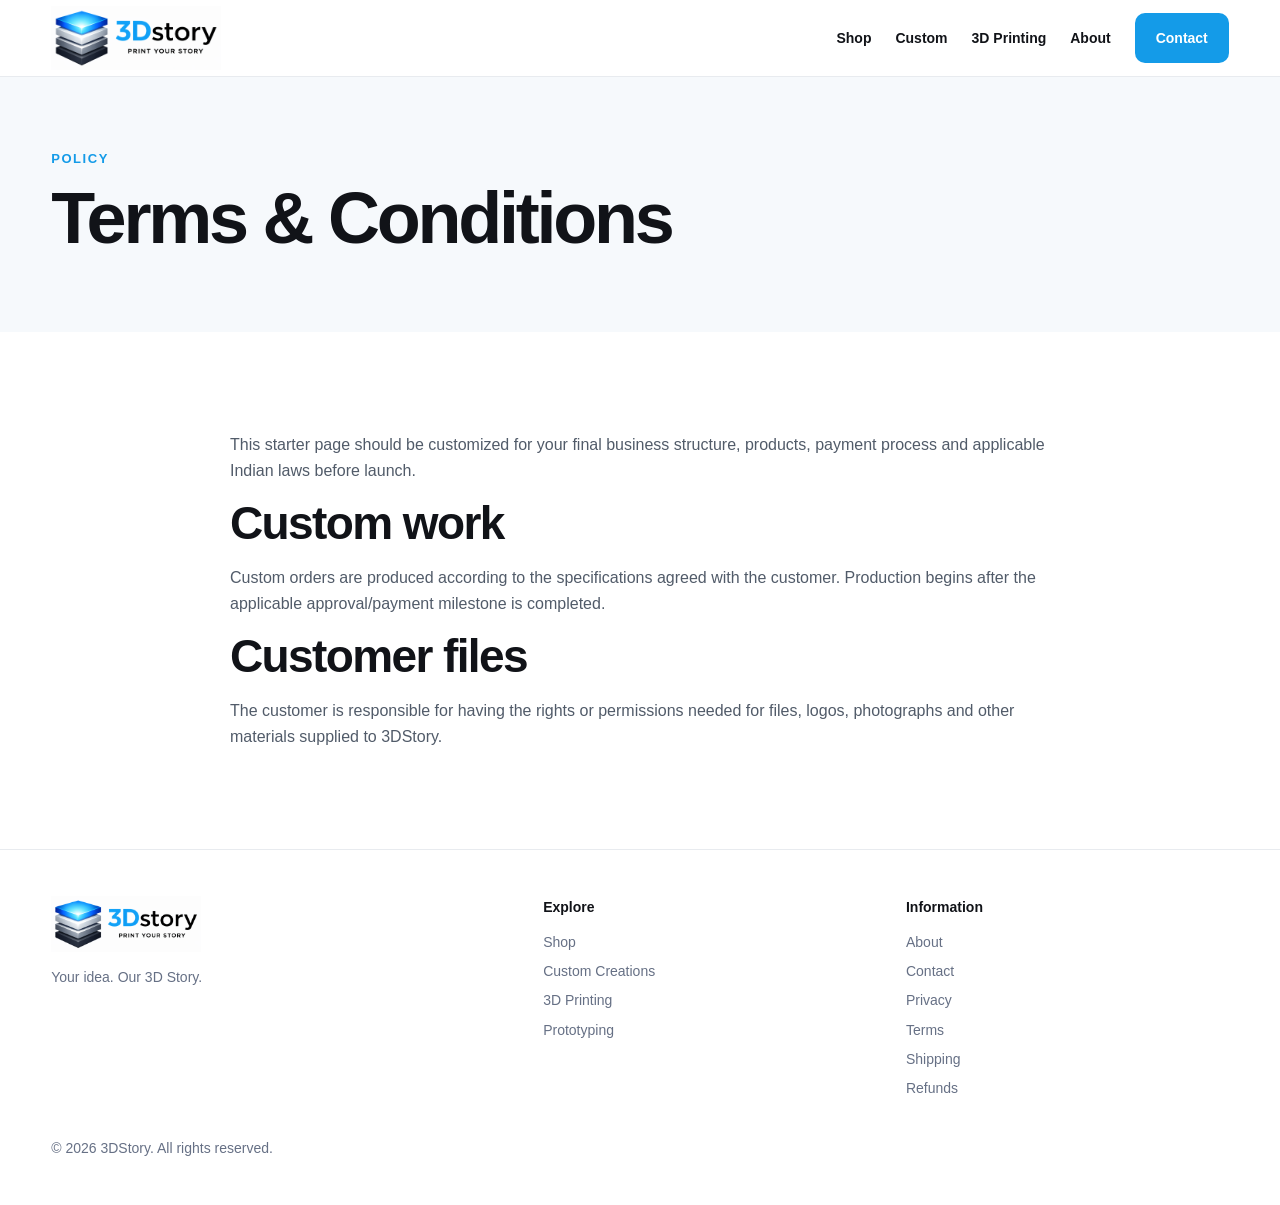
<file: terms.html>
<!doctype html>
<html lang="en">
<head>
<meta charset="utf-8">
<meta name="viewport" content="width=device-width, initial-scale=1">
<title>Terms & Conditions | 3DStory</title>
<meta name="description" content="3DStory terms and conditions.">
<link rel="icon" href="assets/favicon.png">
<link rel="stylesheet" href="assets/style.css">
<link rel="canonical" href="https://3dstory.in/terms.html">
</head>
<body><header class="header"><div class="container nav">
<a href="index.html"><img class="logo" src="assets/logo.png" alt="3DStory logo"></a>
<nav class="navlinks">
<a href="shop.html">Shop</a><a href="custom.html">Custom</a><a href="3d-printing.html">3D Printing</a><a href="about.html">About</a><a class="btn btn-primary" href="contact.html">Contact</a>
</nav><span class="mobile-menu">Menu</span>
</div></header>
<section class="page-hero"><div class="container"><div class="eyebrow">Policy</div><h1>Terms & Conditions</h1></div></section>
<section class="section"><div class="container prose"><p>This starter page should be customized for your final business structure, products, payment process and applicable Indian laws before launch.</p><h2>Custom work</h2><p>Custom orders are produced according to the specifications agreed with the customer. Production begins after the applicable approval/payment milestone is completed.</p><h2>Customer files</h2><p>The customer is responsible for having the rights or permissions needed for files, logos, photographs and other materials supplied to 3DStory.</p></div></section>
<footer class="footer"><div class="container footer-grid">
<div><img class="logo" src="assets/logo.png" alt="3DStory" style="width:150px"><p>Your idea. Our 3D Story.</p></div>
<div><h4>Explore</h4><a href="shop.html">Shop</a><a href="custom.html">Custom Creations</a><a href="3d-printing.html">3D Printing</a><a href="prototyping.html">Prototyping</a></div>
<div><h4>Information</h4><a href="about.html">About</a><a href="contact.html">Contact</a><a href="privacy.html">Privacy</a><a href="terms.html">Terms</a><a href="shipping.html">Shipping</a><a href="refunds.html">Refunds</a></div>
</div><div class="container" style="margin-top:30px">© 2026 3DStory. All rights reserved.</div></footer></body>
</html>
</file>
<file: assets/style.css>
:root{
  --blue:#149be8;
  --blue-dark:#0877bf;
  --ink:#111318;
  --muted:#667085;
  --line:#e8ebef;
  --bg:#ffffff;
  --soft:#f6f9fc;
  --max:1180px;
}
*{box-sizing:border-box}
html{scroll-behavior:smooth}
body{margin:0;font-family:Inter,Arial,Helvetica,sans-serif;color:var(--ink);background:var(--bg);line-height:1.6}
a{text-decoration:none;color:inherit}
img{max-width:100%;display:block}
.container{width:min(var(--max),92%);margin:auto}
.header{position:sticky;top:0;z-index:20;background:rgba(255,255,255,.94);backdrop-filter:blur(12px);border-bottom:1px solid var(--line)}
.nav{height:76px;display:flex;align-items:center;justify-content:space-between;gap:24px}
.logo{width:170px;height:auto}
.navlinks{display:flex;gap:24px;align-items:center;font-size:14px;font-weight:600}
.navlinks a:hover{color:var(--blue)}
.btn{display:inline-flex;align-items:center;justify-content:center;padding:13px 20px;border-radius:10px;font-weight:700;border:1px solid transparent;transition:.2s}
.btn-primary{background:var(--blue);color:white}
.btn-primary:hover{background:var(--blue-dark);transform:translateY(-1px)}
.btn-secondary{border-color:#d8dde5;background:#fff}
.btn-secondary:hover{border-color:var(--blue);color:var(--blue)}
.hero{padding:88px 0 72px;background:linear-gradient(180deg,#f8fbff 0%,#fff 100%)}
.hero-grid{display:grid;grid-template-columns:1.08fr .92fr;gap:56px;align-items:center}
.eyebrow{font-size:13px;font-weight:800;letter-spacing:.12em;text-transform:uppercase;color:var(--blue)}
h1{font-size:clamp(42px,6vw,72px);line-height:1.02;letter-spacing:-.045em;margin:12px 0 22px}
h2{font-size:clamp(30px,4vw,46px);line-height:1.08;letter-spacing:-.035em;margin:0 0 14px}
h3{font-size:21px;line-height:1.2;margin:0 0 10px}
.lead{font-size:19px;color:#4f5968;max-width:650px}
.actions{display:flex;gap:12px;flex-wrap:wrap;margin-top:28px}
.hero-card{background:#111820;border-radius:28px;min-height:390px;padding:26px;display:flex;align-items:flex-end;box-shadow:0 24px 60px rgba(20,30,50,.16)}
.hero-card-inner{width:100%;background:rgba(255,255,255,.08);border:1px solid rgba(255,255,255,.14);border-radius:20px;padding:24px;color:#fff}
.section{padding:84px 0}
.section-soft{background:var(--soft)}
.section-head{display:flex;justify-content:space-between;align-items:end;gap:30px;margin-bottom:32px}
.section-head p{max-width:650px;color:var(--muted);margin:0}
.grid-4{display:grid;grid-template-columns:repeat(4,1fr);gap:18px}
.grid-3{display:grid;grid-template-columns:repeat(3,1fr);gap:20px}
.card{border:1px solid var(--line);border-radius:18px;padding:24px;background:#fff}
.card:hover{box-shadow:0 14px 35px rgba(20,30,50,.08);transform:translateY(-2px);transition:.2s}
.icon{width:48px;height:48px;border-radius:13px;background:#eaf7ff;color:var(--blue);display:grid;place-items:center;font-weight:900;margin-bottom:22px}
.product-image{height:220px;border-radius:14px;background:linear-gradient(135deg,#e9eef5,#cbd5e1);display:grid;place-items:center;color:#667085;font-weight:800}
.product-card{overflow:hidden;padding:0}
.product-card .body{padding:22px}
.kicker{font-size:13px;color:var(--blue);font-weight:800;text-transform:uppercase;letter-spacing:.08em}
.price{font-weight:800;font-size:20px;margin-top:12px}
.steps{display:grid;grid-template-columns:repeat(4,1fr);gap:18px}
.step-num{font-size:14px;font-weight:900;color:var(--blue);margin-bottom:14px}
.cta{background:#10151c;color:#fff;border-radius:28px;padding:56px}
.cta p{color:#c5ccd6;max-width:650px}
.footer{border-top:1px solid var(--line);padding:46px 0;color:#667085;font-size:14px}
.footer-grid{display:grid;grid-template-columns:1.4fr 1fr 1fr;gap:40px}
.footer h4{color:var(--ink);margin:0 0 12px}
.footer a{display:block;margin:7px 0}
.page-hero{padding:72px 0 55px;background:var(--soft)}
.prose{max-width:820px}
.prose p,.prose li{color:#515b69}
.form{display:grid;gap:14px;max-width:720px}
input,textarea,select{width:100%;padding:14px 15px;border:1px solid #d9dee7;border-radius:10px;font:inherit}
textarea{min-height:150px;resize:vertical}
.notice{padding:16px 18px;background:#eef8ff;border-left:4px solid var(--blue);border-radius:8px}
.mobile-menu{display:none}
@media(max-width:850px){
 .navlinks{display:none}
 .mobile-menu{display:block}
 .hero-grid{grid-template-columns:1fr}
 .grid-4,.steps{grid-template-columns:repeat(2,1fr)}
 .grid-3,.footer-grid{grid-template-columns:1fr}
 .hero{padding-top:55px}
 .section{padding:62px 0}
}
@media(max-width:520px){
 .grid-4,.steps{grid-template-columns:1fr}
 .logo{width:145px}
 h1{font-size:44px}
 .cta{padding:34px 24px}
}
</file>
